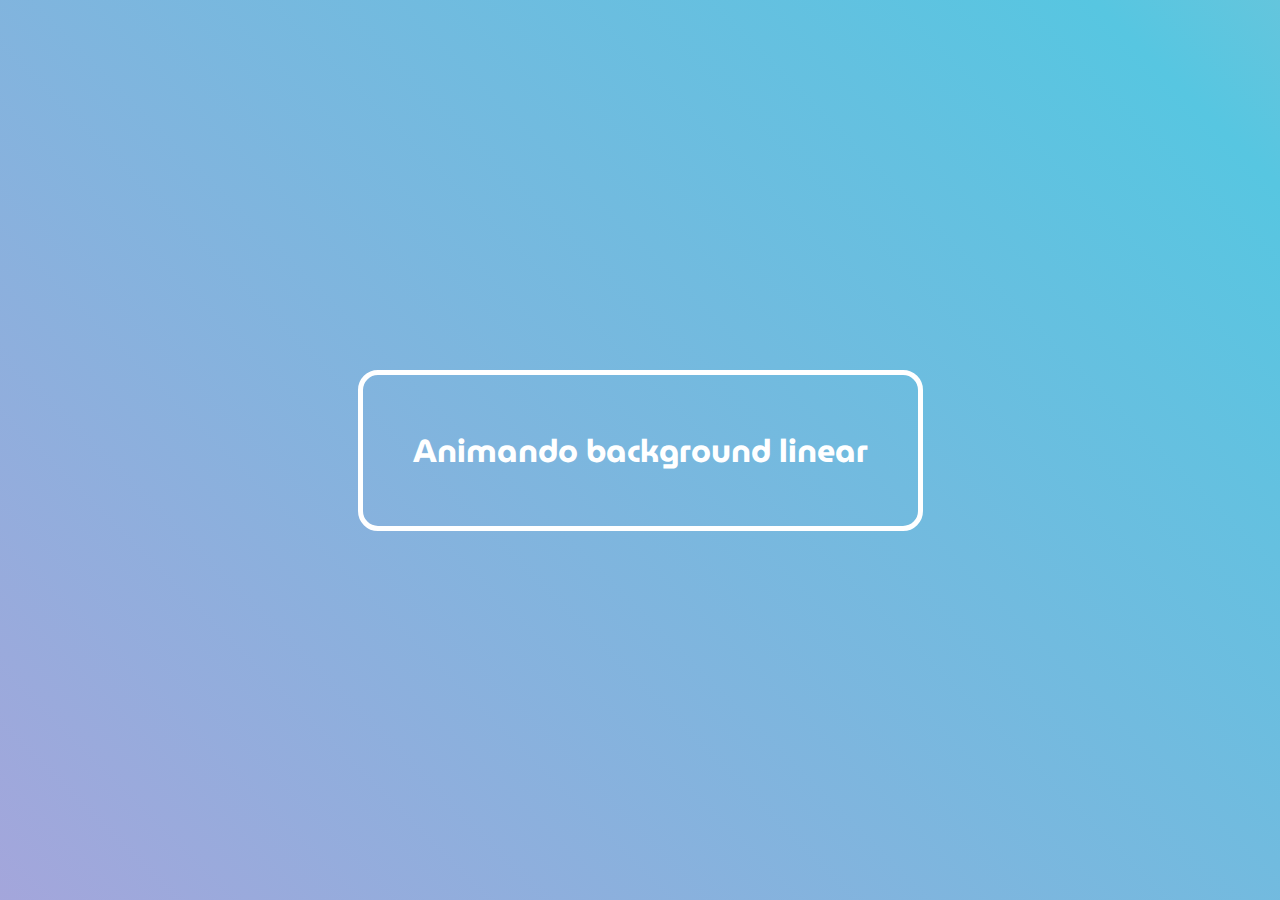
<file: anime_bg/index.html>
<!DOCTYPE html>
<html lang="en">
<head>
    <meta charset="UTF-8">
    <meta name="viewport" content="width=device-width, initial-scale=1.0">
    <title>Animando Background</title>
    <link rel="stylesheet" href="css/style.css">
    <link href="https://fonts.googleapis.com/css2?family=MuseoModerno:wght@100;500&family=Source+Sans+Pro:wght@200;400&display=swap" rel="stylesheet">
</head>
<body>
    <h1>Animando background linear</h1>
</body>
</html>
</file>
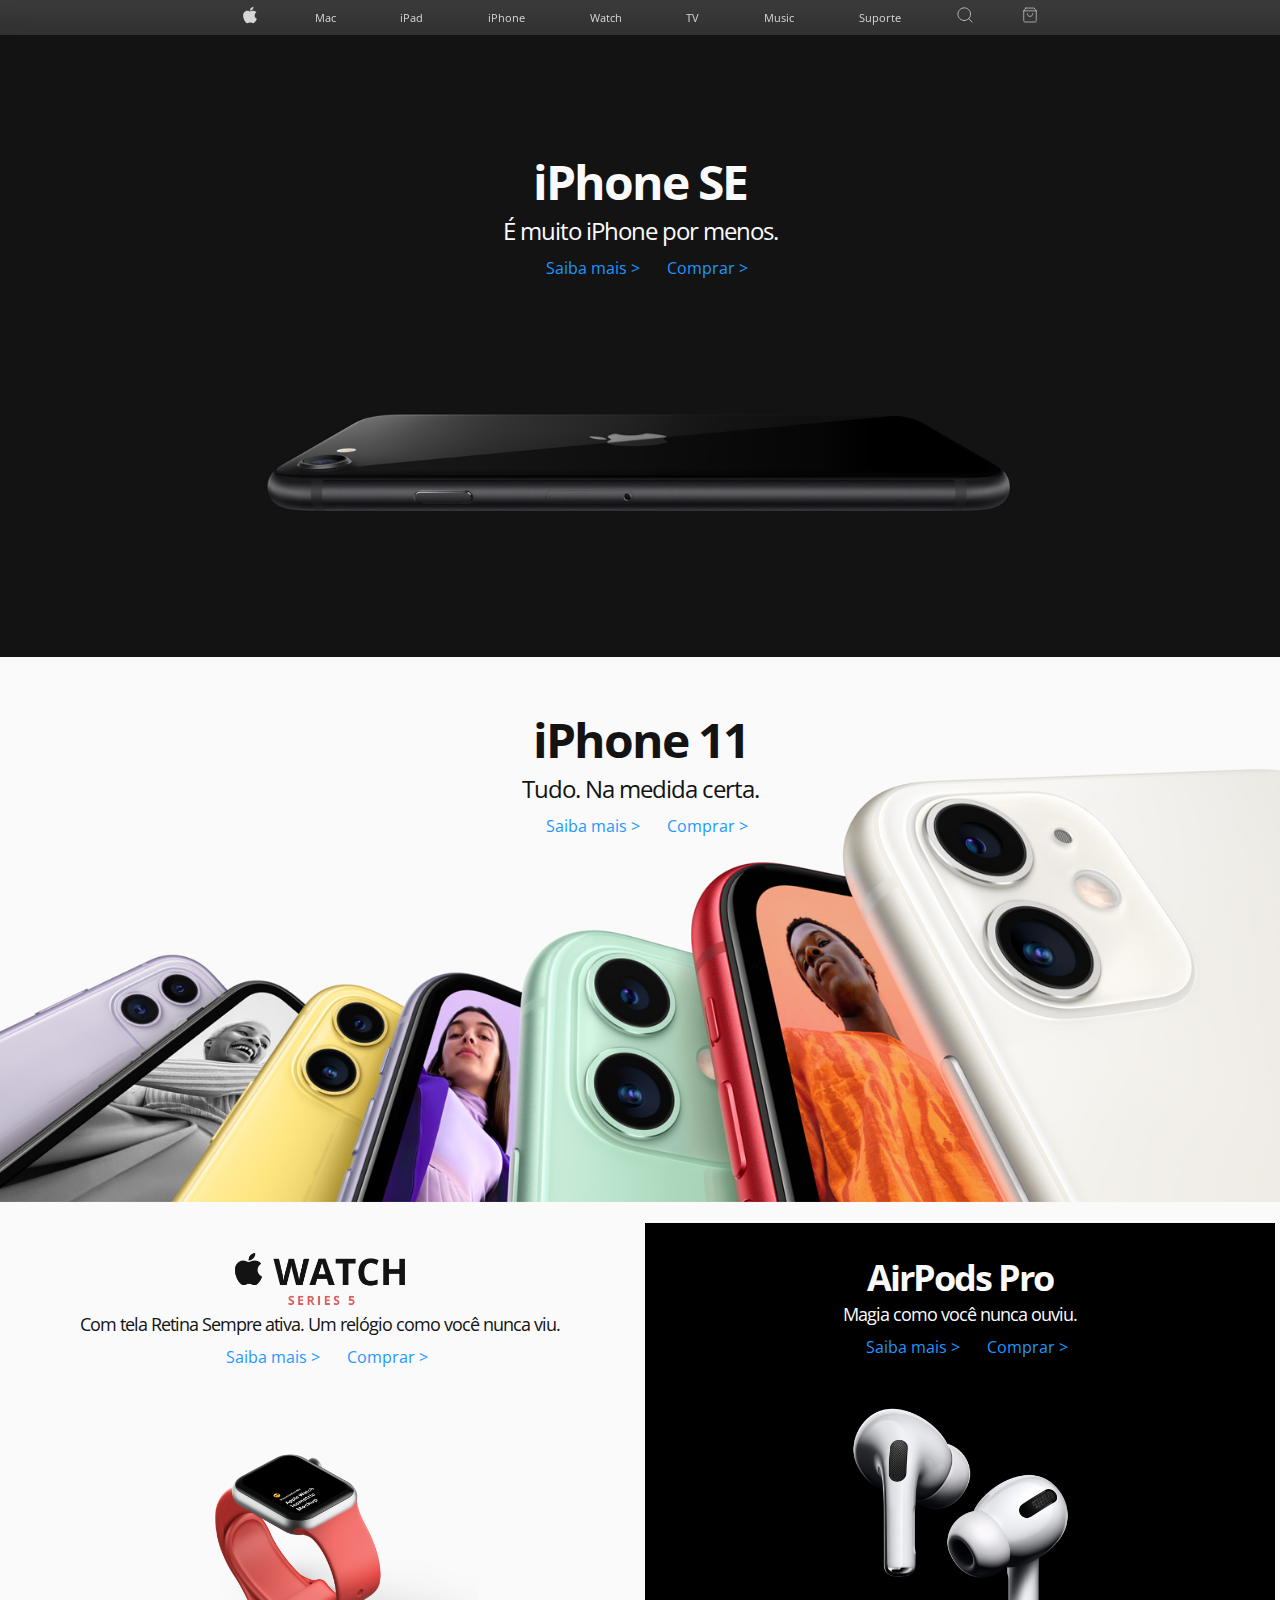
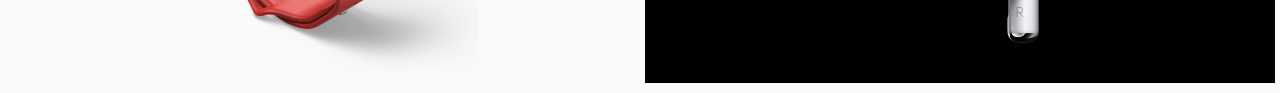
<file: apple_site/index.html>
<!DOCTYPE html>
<html lang="en">
  <head>;
    <meta charset="UTF-8" />
    <meta name="viewport" content="width=device-width, initial-scale=1.0" />
    <title>Apple (Brasil)</title>
    <link rel="stylesheet" href="css/style.css" />
    <link
      href="https://fonts.googleapis.com/css2?family=Open+Sans:wght@300;400;600&display=swap"
      rel="stylesheet"
    />
    <script
      src="https://code.jquery.com/jquery-3.5.1.min.js"
      integrity="sha256-9/aliU8dGd2tb6OSsuzixeV4y/faTqgFtohetphbbj0="
      crossorigin="anonymous"
    ></script>
  </head>
  <body>
    <header class="header">
      <div class="header-container">
        <!-- NAV LIST MOBILE-->
        <ul class="nav-mobile">
          <li class="nav-item" style="padding-left: 10px;">
            <a href="#" class="nav-hamburguer">
              <div class="hamburguer"></div>
            </a>
          </li>
          <li class="nav-item" style="z-index: 999;">
            <a href="#" class="nav-logo">
              <img src="img/logo.svg" class="logo" style="width: 20px;" />
            </a>
          </li>
          <li class="nav-item" style="padding-right: 10px;">
            <a href="#" class="nav-bag">
              <img src="img/bag.svg" style="width: 20px;" />
            </a>
          </li>
        </ul>

        <ul class="nav-list-mobile">
          <li class="nav-item-mobile">
            <input type="text" class="search" placeholder="Search apple.com" />
          </li>
          <li class="nav-item-mobile">
            <a href="#" class="nav-link-mobile">Mac</a>
          </li>
          <li class="nav-item-mobile">
            <a href="#" class="nav-link-mobile">iPad</a>
          </li>
          <li class="nav-item-mobile">
            <a href="#" class="nav-link-mobile">iPhone</a>
          </li>
          <li class="nav-item-mobile">
            <a href="#" class="nav-link-mobile">Watch</a>
          </li>
          <li class="nav-item-mobile">
            <a href="#" class="nav-link-mobile">TV</a>
          </li>
          <li class="nav-item-mobile">
            <a href="#" class="nav-link-mobile">Music</a>
          </li>
          <li class="nav-item-mobile">
            <a href="#" class="nav-link-mobile">Suporte</a>
          </li>
        </ul>
        <!-- NAV LIST DESKTOP-->
        <ul class="nav-list-desktop">
          <li class="nav-item" style="padding-left: 10px;">
            <a href="#" class="nav-logo">
              <img src="img/logo.svg" style="width: 20px;" />
            </a>
          </li>
          <li class="nav-item">
            <a href="#" class="nav-link">Mac</a>
          </li>
          <li class="nav-item">
            <a href="#" class="nav-link">iPad</a>
          </li>
          <li class="nav-item">
            <a href="#" class="nav-link">iPhone</a>
          </li>
          <li class="nav-item">
            <a href="#" class="nav-link">Watch</a>
          </li>
          <li class="nav-item">
            <a href="#" class="nav-link">TV</a>
          </li>
          <li class="nav-item">
            <a href="#" class="nav-link">Music</a>
          </li>
          <li class="nav-item">
            <a href="#" class="nav-link">Suporte</a>
          </li>
          <li class="nav-item">
            <a href="#" class="nav-search">
              <img src="img/search2.svg" style="width: 20px;" />
            </a>
          </li>
          <li class="nav-item" style="padding-right: 10px;">
            <a href="#" class="nav-bag">
              <img src="img/bag.svg" style="width: 20px;" />
            </a>
          </li>
        </ul>
      </div>
    </header>

    <section class="iphonese">
      <div class="container-iphonese">
        <div class="container-title-iphonese">
          <h1>iPhone SE</h1>
          <h3>
            É muito iPhone por menos.
          </h3>
          <p>
            <a href="" class="link">Saiba mais</a>
            <a href="" class="link">Comprar</a>
          </p>
        </div>

        <div class="container-img-iphonese">
          <img src="img/iphonese.png" alt="" />
        </div>
      </div>
    </section>

    <section class="iphone11">
      <div class="container-iphone11">
        <div class="container-title-iphone11">
          <h1>iPhone 11</h1>
          <h3>
            Tudo. Na medida certa.
          </h3>
          <p>
            <a href="" class="link">Saiba mais</a>
            <a href="" class="link">Comprar</a>
          </p>
        </div>
      </div>
    </section>

    <section class="products">
      <div class="watch">
        <div class="container-title-watch">
          <h1></h1>
          <h3>
            Com tela Retina Sempre ativa. Um relógio como você nunca viu.
          </h3>
          <p>
            <a href="" class="link">Saiba mais</a>
            <a href="" class="link">Comprar</a>
          </p>
        </div>
        <img src="img/watch2.png" alt="" />
      </div>
      <div class="airpods">
        <div class="container-title-airpods">
          <h1>AirPods Pro</h1>
          <h3>
            Magia como você nunca ouviu.
          </h3>
          <p>
            <a href="" class="link">Saiba mais</a>
            <a href="" class="link">Comprar</a>
          </p>
        </div>
        <img src="img/airpods2.png" alt="" />
      </div>
    </section>

    <script src="js/script.js"></script>
  </body>
</html>
</file>
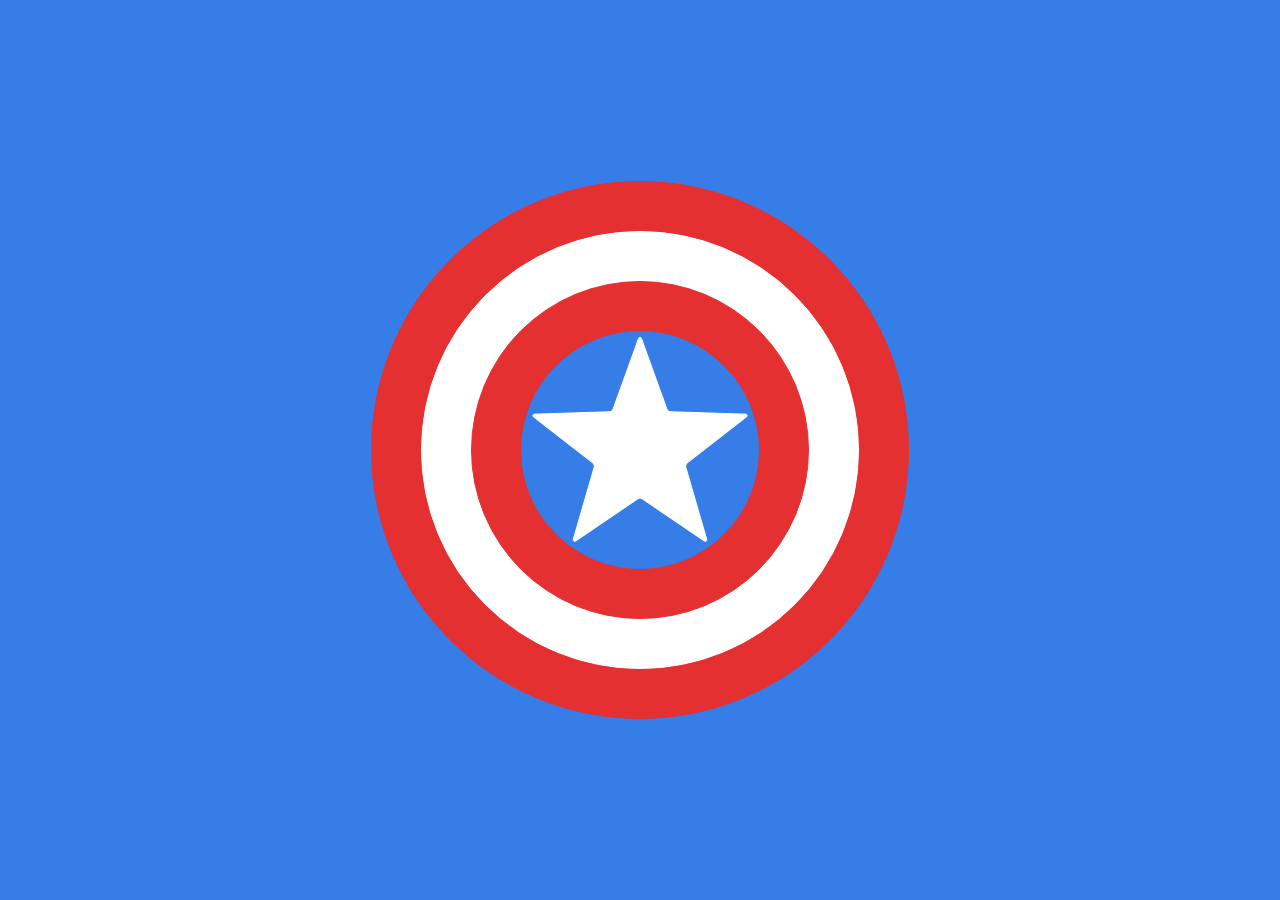
<file: captain-america/index.html>
<!DOCTYPE html>
<html lang="en">
  <head>
    <meta charset="UTF-8" />
    <meta name="viewport" content="width=device-width, initial-scale=1.0" />
    <title>Animation Shield Captain America</title>
    <link rel="stylesheet" href="css/style1.css" />
  </head>
  <body>
    <svg
      width="600"
      height="600"
      viewBox="0 0 600 600"
      fill="none"
      xmlns="http://www.w3.org/2000/svg"
    >
      <circle
        class="captain-america"
        cx="300"
        cy="300"
        r="268.5"
        fill="#E43030"
        stroke="#E43030"
        stroke-width="1"
      />
      <circle
        class="captain-america"
        cx="300"
        cy="300"
        r="218.5"
        fill="white"
        stroke="white"
        stroke-width="1"
      />
      <circle
        class="captain-america"
        cx="300"
        cy="300"
        r="168.5"
        fill="#E43030"
        stroke="#E43030"
        stroke-width="1"
      />
      <circle
        class="captain-america"
        cx="300"
        cy="300"
        r="118.5"
        fill="#367DE8"
        stroke="#367DE8"
        stroke-width="1"
      />
      <path
        class="captain-america"
        d="M298.589 188.335C299.065 187.013 300.935 187.013 301.411 188.335L326.817 258.789C327.443 260.524 329.063 261.702 330.907 261.761L405.764 264.152C407.168 264.196 407.745 265.974 406.636 266.836L347.481 312.77C346.024 313.901 345.405 315.806 345.918 317.577L366.777 389.51C367.168 390.859 365.656 391.957 364.493 391.168L302.527 349.103C301.002 348.067 298.998 348.067 297.473 349.103L235.507 391.168C234.344 391.957 232.832 390.859 233.223 389.51L254.082 317.577C254.595 315.806 253.976 313.901 252.519 312.77L193.364 266.836C192.255 265.974 192.832 264.196 194.236 264.152L269.093 261.761C270.937 261.702 272.557 260.524 273.183 258.789L298.589 188.335Z"
        fill="white"
        stroke="white"
        stroke-width="1"
      />
    </svg>
  </body>
</html>
</file>
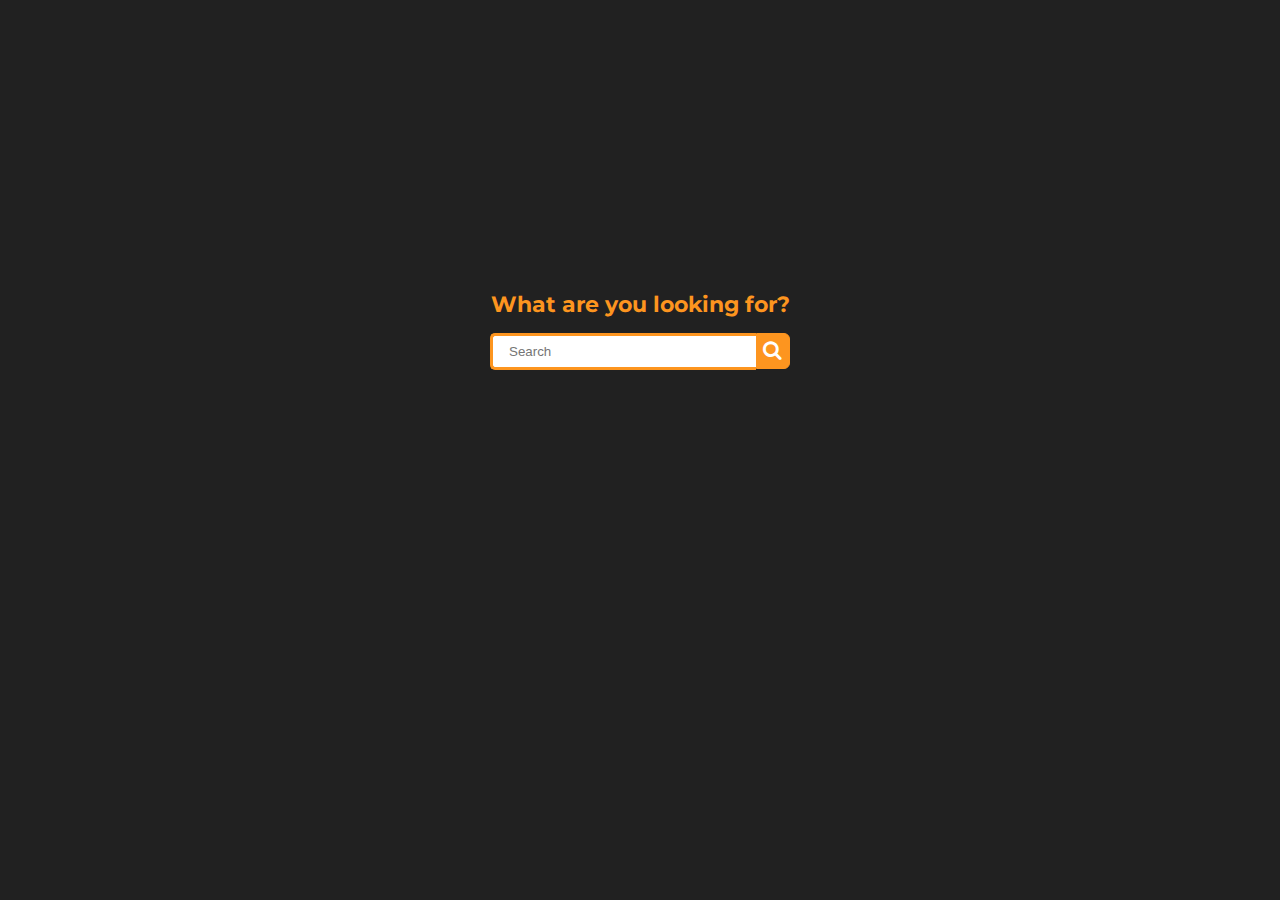
<file: debounce-function/index.html>
<!DOCTYPE html>
<html lang="en">
<head>
  <meta charset="UTF-8">
  <meta name="viewport" content="width=device-width, initial-scale=1.0">
  <title>Debounce</title>
  
  <link rel="stylesheet" href="style.css">
  <link rel="stylesheet" href="https://maxcdn.bootstrapcdn.com/font-awesome/4.4.0/css/font-awesome.min.css">
</head>
<body>

  <div class="wrap">
    <h1>What are you looking for?</h1>
    <div class="search">
      <input type="text" placeholder="Search">
      <button type="submit">
       <i class="fa fa-search"></i>
     </button>
   </div>
 </div>

 <script src="script.js"></script>
</body>
</html>
</file>
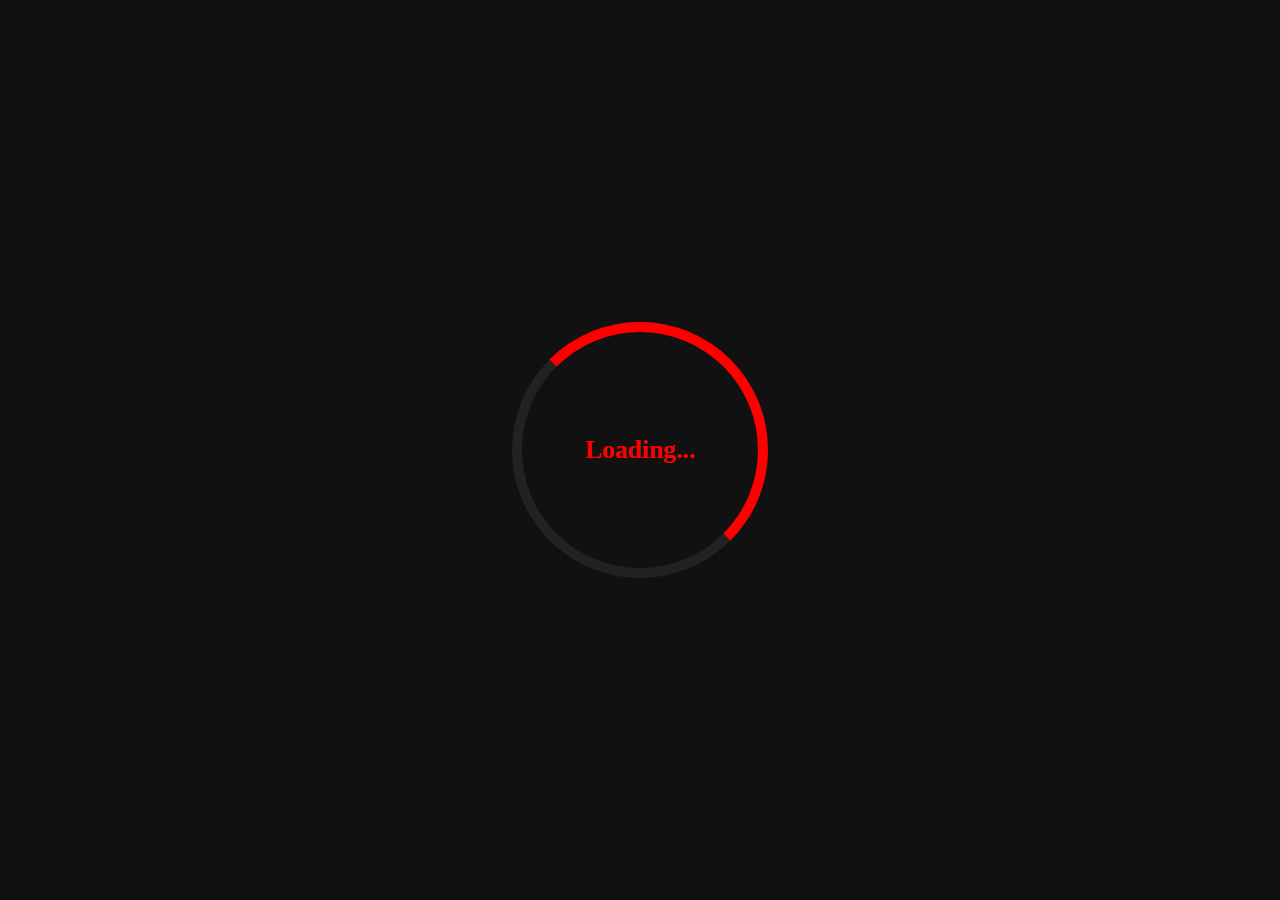
<file: effect_loader/index.html>
<!DOCTYPE html>
<!--
To change this license header, choose License Headers in Project Properties.
To change this template file, choose Tools | Templates
and open the template in the editor.
-->
<html>
    <head>
        <meta charset="UTF-8">
        <title>Loading circle</title>
        <link href="css/style.css" rel="stylesheet"> 
    </head>
    <body>
        <section>
            <div class="loader"></div>
            <h1>Loading...</h1>

        </section>
    </body>
</html>
</file>
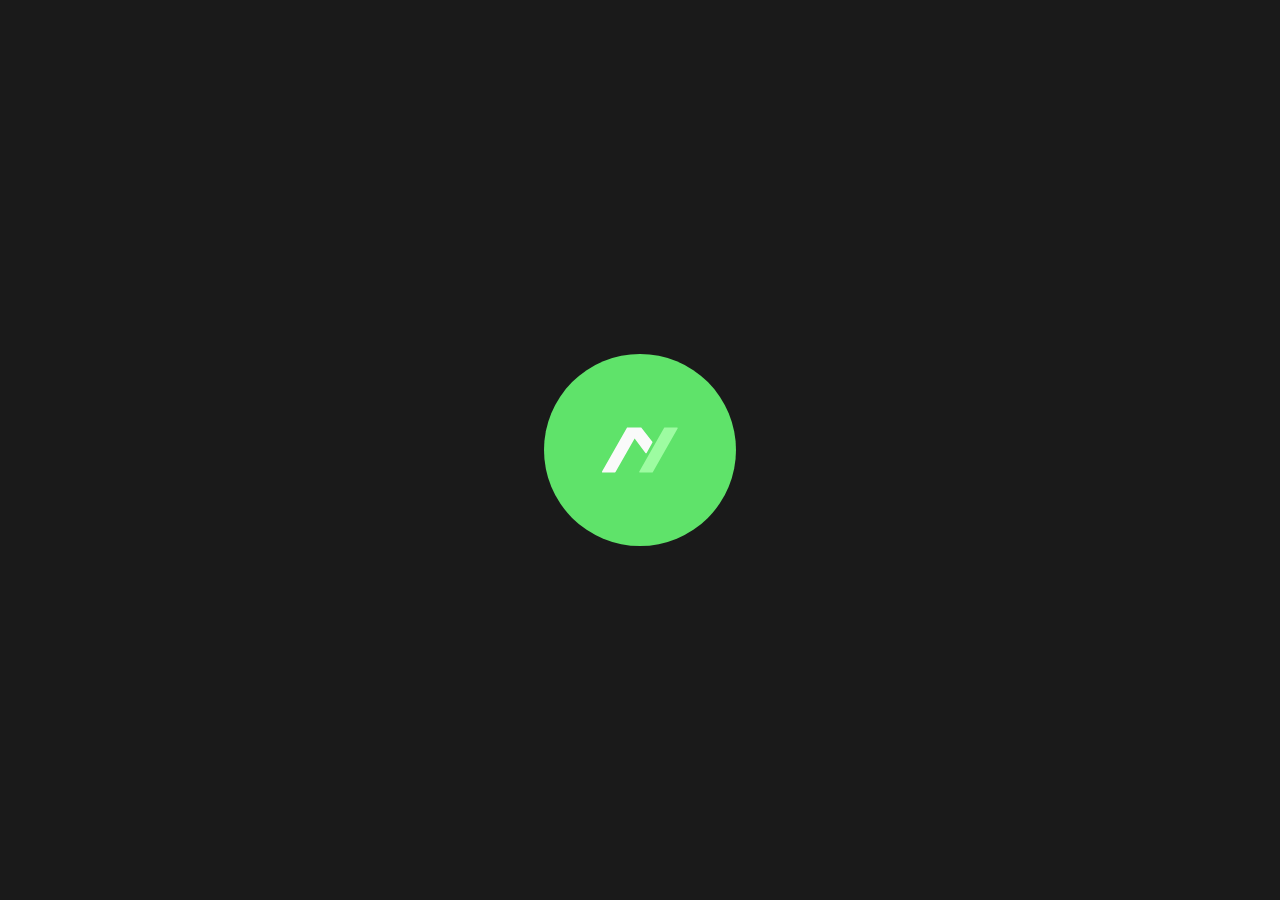
<file: effect_pulse/index.html>
<!DOCTYPE html>
<!--
To change this license header, choose License Headers in Project Properties.
To change this template file, choose Tools | Templates
and open the template in the editor.
-->
<html>
  <head>
    <meta charset="UTF-8" />
    <title>Effect Pulse</title>
    <link href="css/style1.css" rel="stylesheet" />
  </head>
  <body>
    <section>
      <div class="pulse">
        <svg
          class=""
          width="1080"
          height="1080"
          viewBox="0 0 1080 1080"
          fill="none"
          xmlns="http://www.w3.org/2000/svg"
        >
          <path
            d="M675.876 414.968C676.566 413.752 677.857 413 679.255 413H748.192C751.17 413 753.04 416.213 751.571 418.803L611.851 665.032C611.16 666.248 609.87 667 608.472 667H539.535C536.557 667 534.686 663.787 536.156 661.197L675.876 414.968Z"
            fill="#9DFCA1"
          />
          <path
            fill-rule="evenodd"
            clip-rule="evenodd"
            d="M469.789 413.235C468.394 413.235 467.106 413.984 466.414 415.196L326.516 660.515C325.039 663.106 326.909 666.325 329.891 666.325H398.925C400.32 666.325 401.609 665.577 402.3 664.365L509.793 475.87L570.667 556.91C572.351 559.153 575.784 558.926 577.159 556.482L609.913 498.252C610.68 496.889 610.555 495.199 609.595 493.964L548.047 414.737C547.311 413.79 546.178 413.235 544.979 413.235H538.823H470.523H469.789Z"
            fill="#FAFAFA"
          />
        </svg>
      </div>
    </section>
  </body>
</html>
</file>
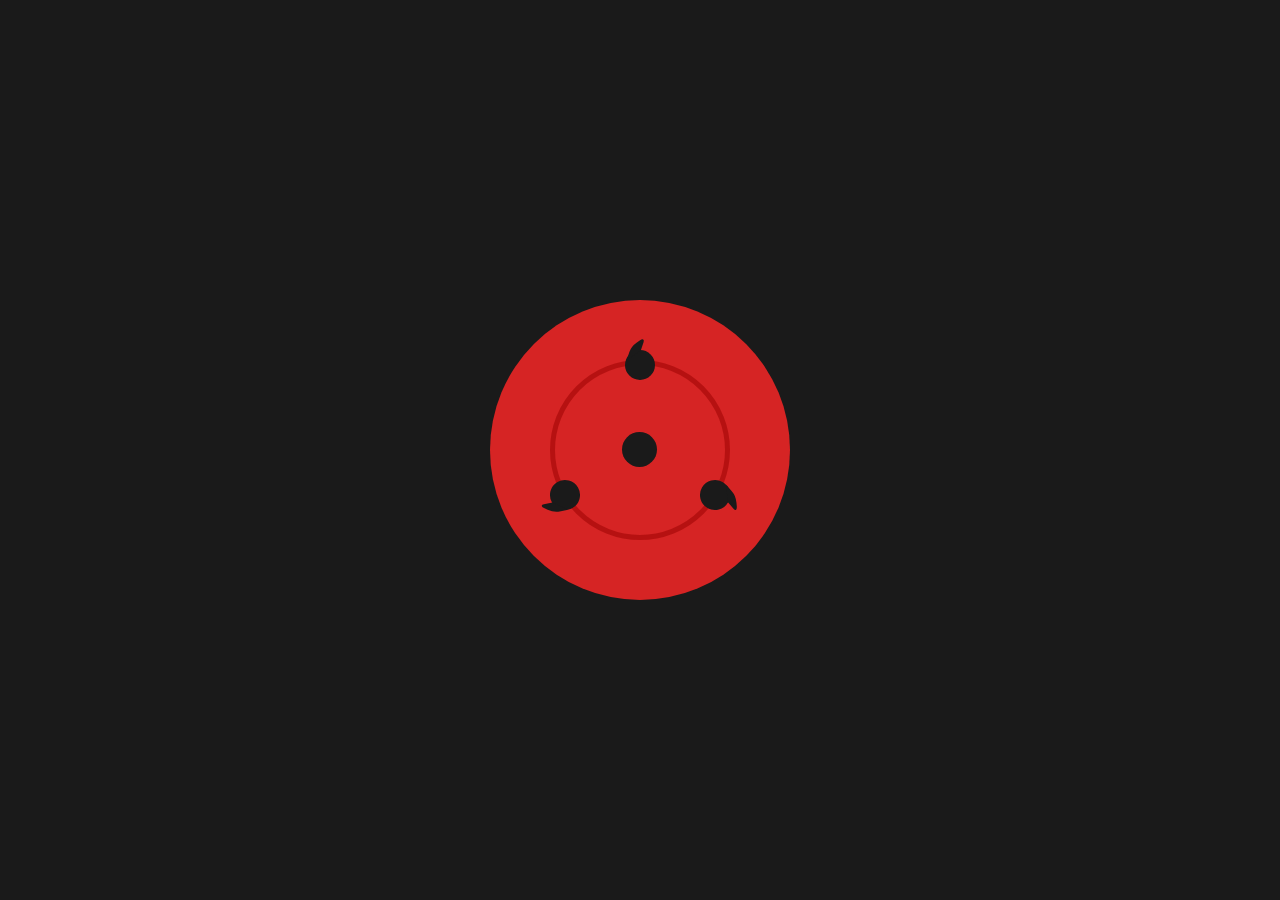
<file: sharingan_izuna/index.html>
<!DOCTYPE html>
<html lang="en">
<head>
    <meta charset="UTF-8">
    <meta name="viewport" content="width=device-width, initial-scale=1.0">
    <title>Sharingan Izuna</title>
    <link rel="stylesheet" href="css/style2.css">
</head>
<body>
    <div class="sharingan">
        <div class="tomoe"></div>
        <div class="tomoe2"></div>
        <div class="tomoe3"></div>
    </div>
</body>
</html>
</file>
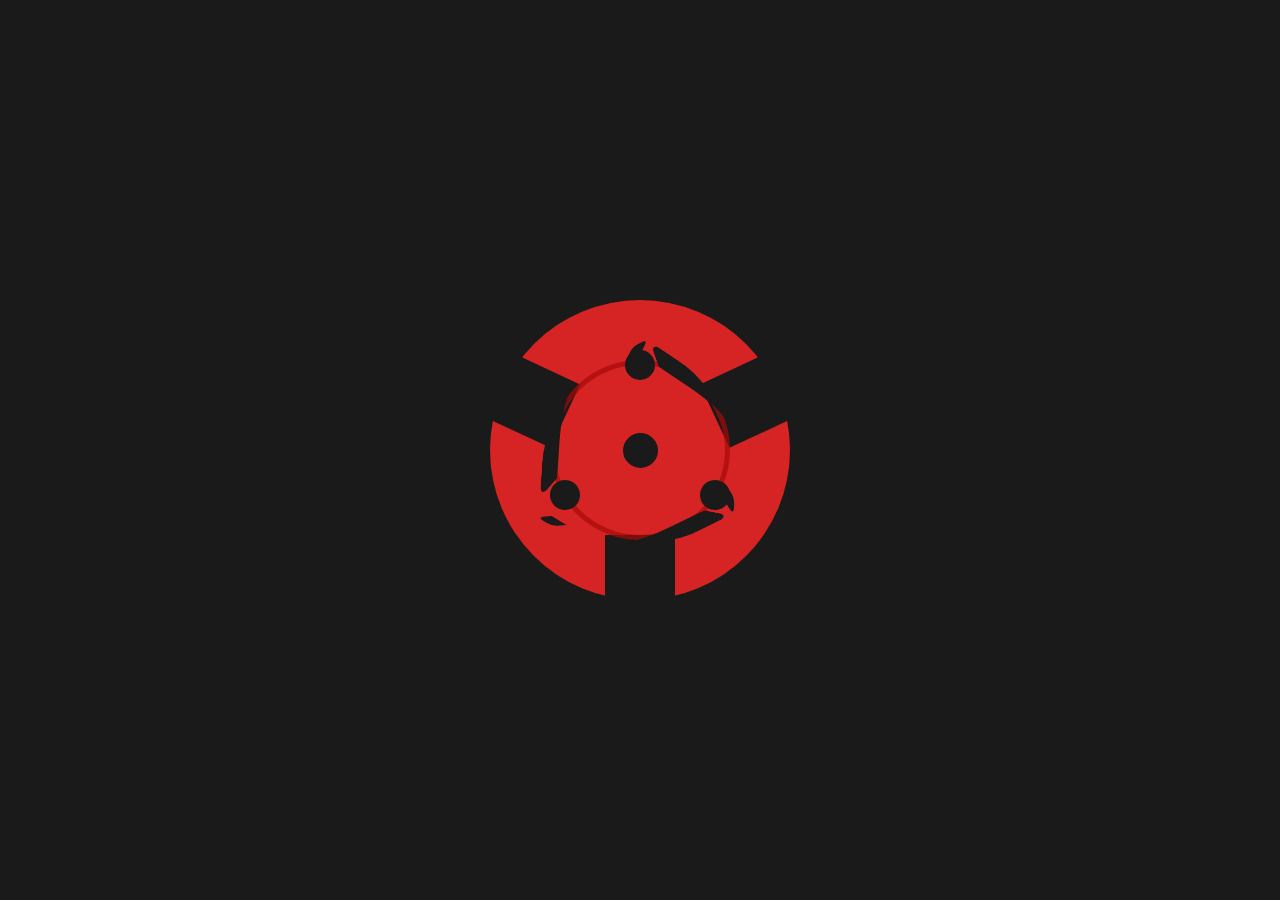
<file: sharingan_madara/index.html>
<!DOCTYPE html>
<html lang="en">
<head>
    <meta charset="UTF-8">
    <meta name="viewport" content="width=device-width, initial-scale=1.0">
    <title>Sharingan Madara Uchiha</title>
    <link rel="stylesheet" href="css/style.css">
</head>
<body>
    <div class="sharingan">
        <div class="tomoe1"></div><div class="izuna1"></div>
        <div class="tomoe2"></div><div class="izuna2"></div>
        <div class="tomoe3"></div><div class="izuna3"></div>
    </div>
</body>
</html>
</file>
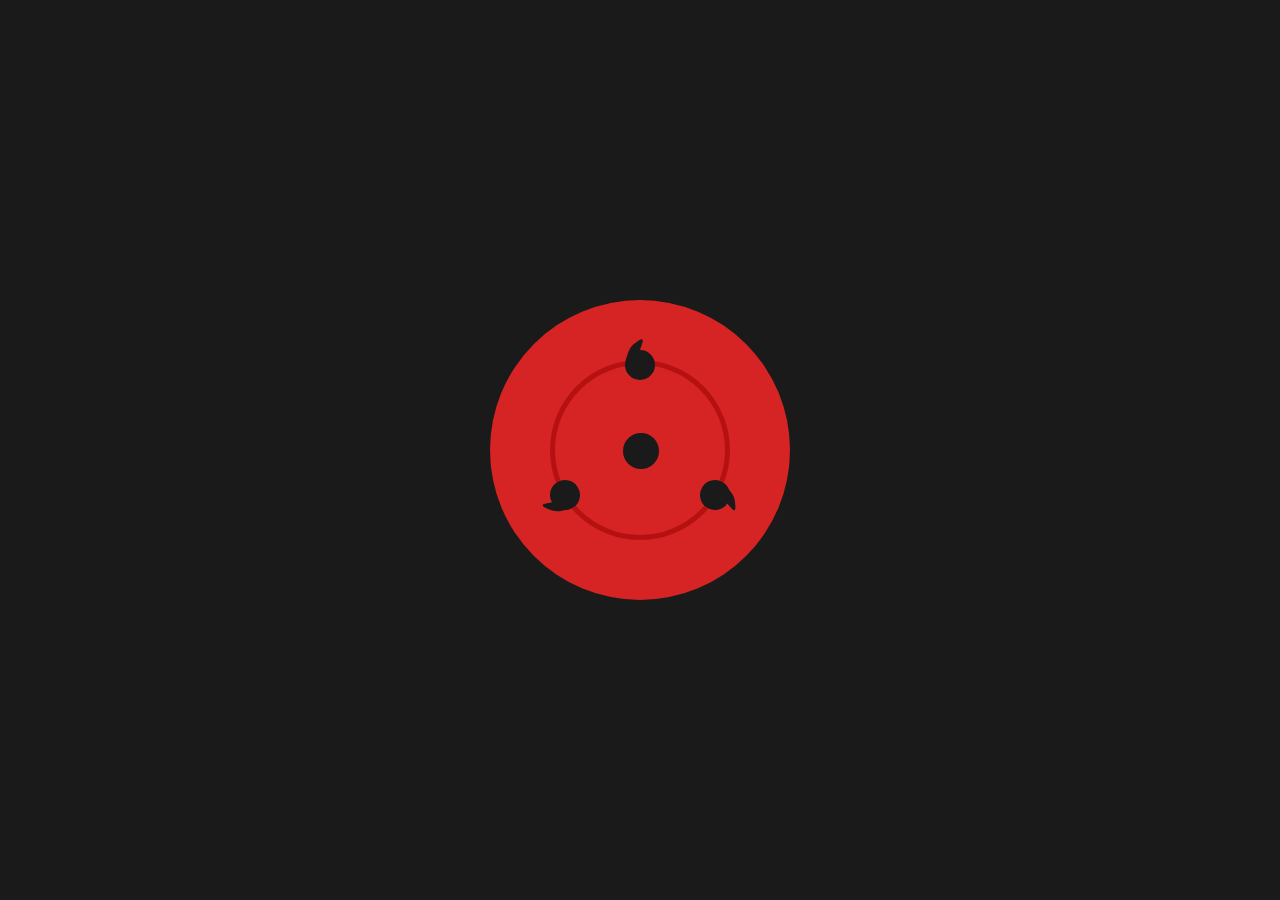
<file: sharingan_shisui/index.html>
<!DOCTYPE html>
<html lang="en">
<head>
    <meta charset="UTF-8">
    <meta name="viewport" content="width=device-width, initial-scale=1.0">
    <title>Sharingan Shisui</title>
    <link rel="stylesheet" href="css/style.css">
    <link href="https://fonts.googleapis.com/css2?family=MuseoModerno:wght@100;500&family=Source+Sans+Pro:wght@200&display=swap" rel="stylesheet">
    <style type="text/css">
        h1{
            position: absolute;
            top: 780px;

            text-align: center;
            font-family: 'MuseoModerno', cursive;
            font-size: 36px;
            color: #fff;
        }
        strong{
            font-weight: 400;
        }
    </style>
</head>
<body>
    <div class="sharingan">
        <div class="tomoe"></div>
        <div class="tomoe2"></div>
        <div class="tomoe3"></div>
        <div class="tomoe4"></div>
    </div><br/>
    <!-- <h1>Animando o sharingan de <br/> Uchiha Shisui com CSS3</h1> -->
</body>
</html>
</file>
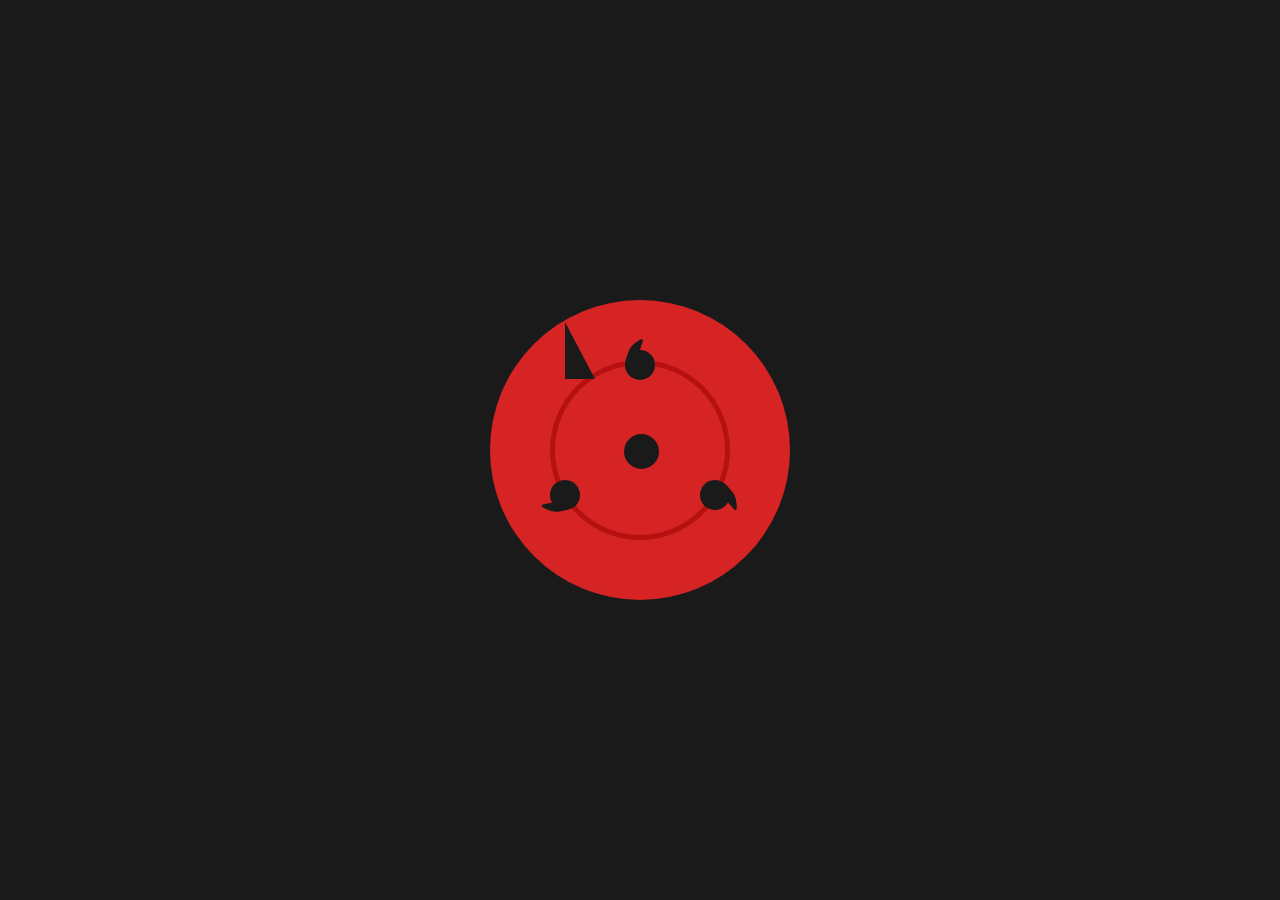
<file: sharingan_shisui2/index.html>
<!DOCTYPE html>
<html lang="en">
<head>
    <meta charset="UTF-8">
    <meta name="viewport" content="width=device-width, initial-scale=1.0">
    <title>sharingan Shisui</title>
    <link rel="stylesheet" href="css/style.css">
</head>
<body>
    <div class="sharingan">
        <div class="tomoe"></div>
        <div class="tomoe2"></div>
        <div class="tomoe3"></div>
        <div class="tomoe4"></div>
    </div>
</body>
</html>
</file>
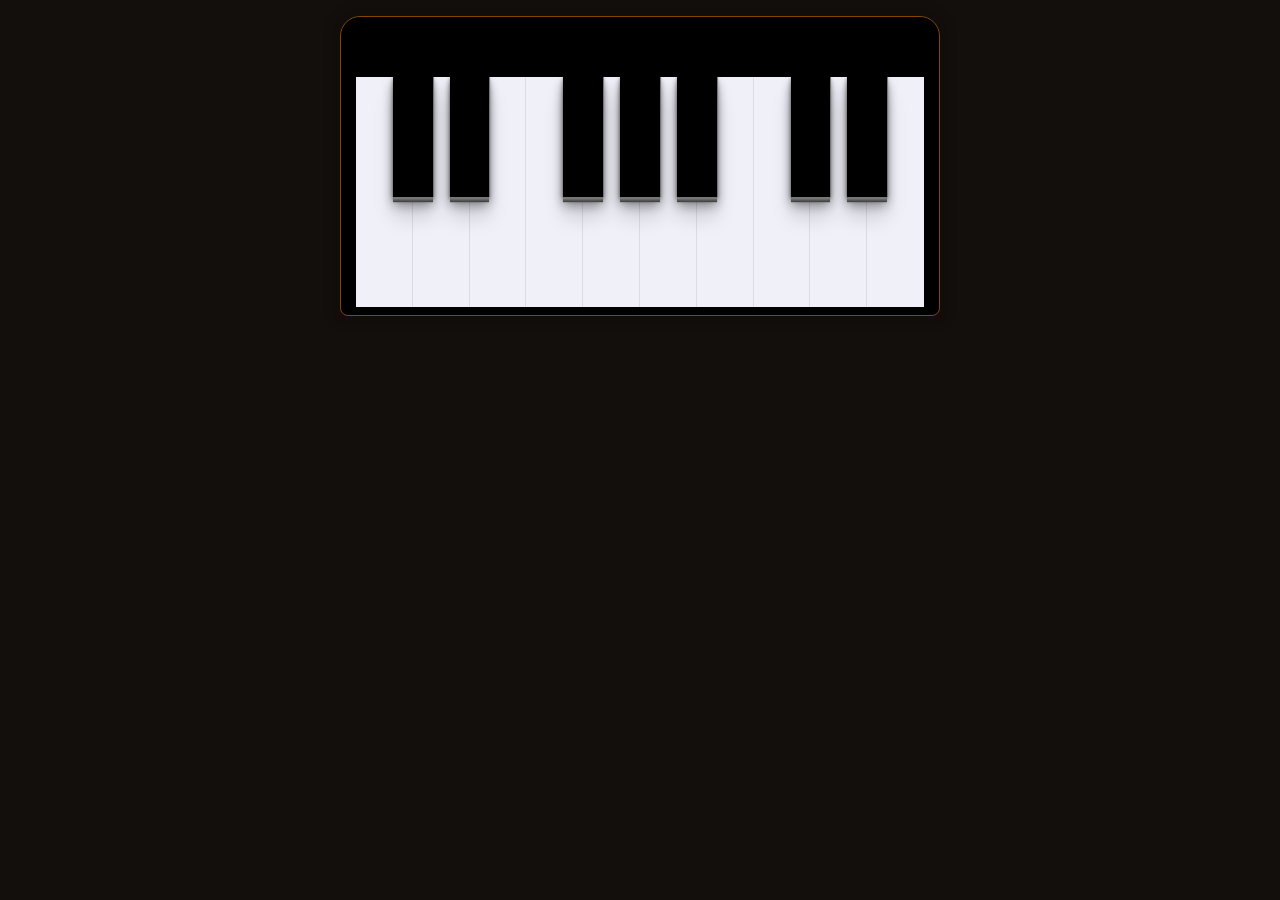
<file: virtual-piano/index.html>
<!DOCTYPE html>
<html lang="pt-br">
  <head>
    <meta charset="UTF-8">
    <meta name="viewport" content="width=device-width, initial-scale=1.0">
    <title>Keyboard</title>

    <link rel="stylesheet" href="style/main.css">
    <script src="scripts/main.js" defer></script>

  </head>
  <body>
    <div id="piano">
      <div id="piano-container" class="keys">
        <li>
          <div class="white key" data-key="65" data-note="C">
          </div>
          <div class="black key sharp" data-key="87" data-note="C#">
          </div>
        </li>
        <li>
          <div class="white key" data-key="83" data-note="D">
          </div>
          <div class="black key sharp" data-key="69" data-note="D#">
          </div>
        </li>
        <li>
          <div class="white key" data-key="68" data-note="E">
          </div>
        </li>
        <li>
          <div class="white key" data-key="70" data-note="F">
          </div>
          <div class="black key sharp" data-key="84" data-note="F#">
          </div>
        </li>
        <li>
          <div class="white key" data-key="71" data-note="G">
          </div>
          <div class="black key sharp" data-key="89" data-note="G#">
          </div>
        </li>
        <li>
          <div class="white key" data-key="72" data-note="A">
          </div>
          <div class="black key sharp" data-key="85" data-note="A#">
          </div>
        </li>
        <li>
          <div class="white key" data-key="74" data-note="B">
          </div>
        </li>
        <li>
          <div class="white key" data-key="75" data-note="C">
          </div>
          <div class="black key sharp" data-key="79" data-note="C#">
          </div>
        </li>
        <li>
          <div class="white key" data-key="76" data-note="D">
          </div>
          <div class="black key sharp" data-key="80" data-note="D#">
          </div>
        </li>
        <li>
          <div class="white key" data-key="186" data-note="E">
          </div>
        </li>
      </div>
    </div>

    <section class="audios">
      <audio data-key="65" src="sounds/040.wav"></audio>
      <audio data-key="87" src="sounds/041.wav"></audio>
      <audio data-key="83" src="sounds/042.wav"></audio>
      <audio data-key="69" src="sounds/043.wav"></audio>
      <audio data-key="68" src="sounds/044.wav"></audio>
      <audio data-key="70" src="sounds/045.wav"></audio>
      <audio data-key="84" src="sounds/046.wav"></audio>
      <audio data-key="71" src="sounds/047.wav"></audio>
      <audio data-key="89" src="sounds/048.wav"></audio>
      <audio data-key="72" src="sounds/049.wav"></audio>
      <audio data-key="85" src="sounds/050.wav"></audio>
      <audio data-key="74" src="sounds/051.wav"></audio>
      <audio data-key="75" src="sounds/052.wav"></audio>
      <audio data-key="79" src="sounds/053.wav"></audio>
      <audio data-key="76" src="sounds/054.wav"></audio>
      <audio data-key="80" src="sounds/055.wav"></audio>
      <audio data-key="186" src="sounds/056.wav"></audio>
    </section>

  </body>
</html>
</file>
<file: anime_bg/css/style.css>
*{
    margin: 0;
    padding: 0;
    box-sizing: border-box;
    font-family: 'MuseoModerno', cursive;
}

h1{
    color: #fff;

    padding: 50px;
    border: 5px solid #fff;
    border-radius: 20px;;
}

body{
    width: 100%;
    height: 100vh;
    
    display: flex;
    justify-content: center;
    align-items: center;

    background-image: linear-gradient(225deg, #eea2a2 0%, #bbc1bf 19%, #57c6e1 42%, #b49fda 79%, #7ac5d8 100%);

    background-size: 300% 300%;

    animation: animate_background 5s ease infinite alternate;
}

@keyframes animate_background{
    0%{
        background-position: 0% 0%;
    }
    50%{
        background-position: 50% 75%;
    }
    100%{
        background-position: 25% 100%;
    }
}
</file>
<file: apple_site/css/style.css>
* {
  margin: 0;
  padding: 0;
  -webkit-box-sizing: border-box;
          box-sizing: border-box;
  font-family: "Open Sans", sans-serif;
}

body {
  width: 100%;
  height: 100vh;
  background-color: #fafafa;
}

a {
  display: block;
  text-decoration: none;
}

.header {
  width: 100%;
  height: 35px;
  position: fixed;
  top: 0;
  z-index: 999;
  background-color: rgba(17, 17, 17, 0.8);
  -webkit-backdrop-filter: blur(20px);
          backdrop-filter: blur(20px);
}

.header-container {
  max-width: 820px;
  margin: 0 auto;
  padding: 5px 0px;
}

.nav-list-desktop {
  list-style: none;
  display: -webkit-box;
  display: -ms-flexbox;
  display: flex;
  -webkit-box-align: center;
      -ms-flex-align: center;
          align-items: center;
  -webkit-box-pack: justify;
      -ms-flex-pack: justify;
          justify-content: space-between;
}

.nav-link {
  color: #d6d6d6;
  display: block;
  padding: 5px 10px;
  font-size: 11px;
  opacity: 1;
  -webkit-transition: 0.5s ease;
  transition: 0.5s ease;
}

.nav-link:hover {
  opacity: 0.7;
}

.nav-mobile {
  display: none;
}

.nav-list-mobile {
  display: none;
}

@media (max-width: 600px) {
  .nav-list-desktop {
    display: none;
  }
  .nav-mobile {
    list-style: none;
    display: -webkit-box;
    display: -ms-flexbox;
    display: flex;
    -webkit-box-align: center;
        -ms-flex-align: center;
            align-items: center;
    -webkit-box-pack: justify;
        -ms-flex-pack: justify;
            justify-content: space-between;
  }
  .hamburguer {
    width: 25px;
    height: 25px;
    position: relative;
    z-index: 900;
  }
  .hamburguer:after {
    content: "";
    position: absolute;
    top: 38%;
    left: 23%;
    width: 55%;
    height: 4%;
    background-color: #d6d6d6;
    -webkit-transition: 1s ease;
    transition: 1s ease;
  }
  .hamburguer:before {
    content: "";
    position: absolute;
    top: 63%;
    left: 23%;
    width: 55%;
    height: 4%;
    background-color: #d6d6d6;
    -webkit-transition: 1s ease;
    transition: 1s ease;
  }
  .hamburguer.hamburguer-active {
    width: 25px;
    height: 25px;
    position: relative;
  }
  .hamburguer.hamburguer-active:after {
    content: "";
    position: absolute;
    top: 50%;
    left: 23%;
    width: 55%;
    height: 4%;
    -webkit-transform: rotate(225deg);
            transform: rotate(225deg);
    background-color: #d6d6d6;
  }
  .hamburguer.hamburguer-active:before {
    content: "";
    position: absolute;
    top: 50%;
    left: 23%;
    -webkit-transform: rotate(-405deg);
            transform: rotate(-405deg);
    width: 55%;
    height: 4%;
    background-color: #d6d6d6;
  }
  .nav-list-mobile {
    width: 100%;
    height: 0;
    position: fixed;
    top: -1100%;
    z-index: 0;
    opacity: 0.5;
    background-color: #030303;
    list-style: none;
    display: -webkit-box;
    display: -ms-flexbox;
    display: flex;
    -webkit-box-align: center;
        -ms-flex-align: center;
            align-items: center;
    margin: 0;
    padding: 40px 30px;
    -webkit-box-orient: vertical;
    -webkit-box-direction: normal;
        -ms-flex-direction: column;
            flex-direction: column;
    -webkit-transition: 0.85s cubic-bezier(0.25, 0.7, 0.6, 1);
    transition: 0.85s cubic-bezier(0.25, 0.7, 0.6, 1);
  }
  .nav-list-mobile.active {
    top: 0;
    height: 100vh;
    opacity: 1;
  }
  .nav-item-mobile {
    width: 100%;
    margin: 5px 0px;
  }
  .nav-link-mobile {
    display: block;
    color: #d6d6d6;
    width: 100%;
    padding-top: 10px;
    border-top: 1px solid #333;
    font-size: 11px;
    opacity: 1;
    -webkit-transition: 0.5s ease;
    transition: 0.5s ease;
  }
  .nav-link-mobile:hover {
    opacity: 0.7;
  }
  .search {
    width: 100%;
    height: 25px;
    border-radius: 5px;
    border: 0;
    padding: 0px 10px;
    background-color: #1f1f1f;
    outline: none;
    color: #888;
  }
}

/* IPHONE SE */
.iphonese {
  width: 100%;
  height: 70vh;
  padding-top: 50px;
  margin: 5px 0px;
  background-color: #131313;
}

@media screen and (max-width: 780px) {
  .iphonese {
    height: 55vh;
  }
}

.container-iphonese {
  max-width: 820px;
  height: 100%;
  margin: 20px auto;
  display: -webkit-box;
  display: -ms-flexbox;
  display: flex;
  -webkit-box-pack: center;
      -ms-flex-pack: center;
          justify-content: center;
  -webkit-box-align: center;
      -ms-flex-align: center;
          align-items: center;
  -webkit-box-orient: vertical;
  -webkit-box-direction: normal;
      -ms-flex-direction: column;
          flex-direction: column;
}

.container-title-iphonese h1 {
  color: #fafafa;
  font-size: 48px;
  text-align: center;
  letter-spacing: -2px;
}

.container-title-iphonese h3 {
  color: #fafafa;
  font-size: 24px;
  text-align: center;
  font-weight: normal;
  letter-spacing: -1px;
}

.container-title-iphonese p {
  display: -webkit-box;
  display: -ms-flexbox;
  display: flex;
  -webkit-box-pack: center;
      -ms-flex-pack: center;
          justify-content: center;
  -webkit-box-align: center;
      -ms-flex-align: center;
          align-items: center;
  margin: 10px 0px;
}

.link {
  display: block;
  margin: 0px 20px;
  color: #1f97ff;
  -webkit-transition: 0.5s ease;
  transition: 0.5s ease;
  opacity: 1;
  position: relative;
}

.link:after {
  content: ">";
  position: absolute;
  top: 0;
  right: -13px;
}

.link:hover {
  opacity: 0.9;
  text-decoration: underline;
}

.container-img-iphonese img {
  width: 100%;
}

/* IPHONE 11 */
.iphone11 {
  width: 100%;
  height: 70vh;
  margin: 5px 0px;
  padding-top: 5vh;
  background-image: url("../img/iphone11.png");
  background-size: 100%;
  background-repeat: no-repeat;
  background-position: center 100%;
}

@media screen and (max-width: 1380px) {
  .iphone11 {
    height: 60vh;
    background-size: 120%;
  }
}

@media screen and (max-width: 780px) {
  .iphone11 {
    height: 50vh;
    background-size: 170%;
  }
  h1 {
    font-size: 36px !important;
  }
  h3 {
    font-size: 18px !important;
  }
}

.container-iphone11 {
  max-width: 820px;
  margin: 0 auto;
  display: -webkit-box;
  display: -ms-flexbox;
  display: flex;
  -webkit-box-pack: center;
      -ms-flex-pack: center;
          justify-content: center;
}

.container-iphone11 h1 {
  color: #131313;
  font-size: 48px;
  text-align: center;
  letter-spacing: -2px;
}

.container-iphone11 h3 {
  color: #131313;
  font-size: 24px;
  text-align: center;
  font-weight: normal;
  letter-spacing: -1px;
}

.container-iphone11 p {
  display: -webkit-box;
  display: -ms-flexbox;
  display: flex;
  -webkit-box-pack: center;
      -ms-flex-pack: center;
          justify-content: center;
  -webkit-box-align: center;
      -ms-flex-align: center;
          align-items: center;
  margin: 10px 0px;
}

/* PRODUCTS */
.products {
  width: 100%;
  margin-top: 10px;
  display: -webkit-box;
  display: -ms-flexbox;
  display: flex;
  -webkit-box-pack: center;
      -ms-flex-pack: center;
          justify-content: center;
  -webkit-box-align: center;
      -ms-flex-align: center;
          align-items: center;
  -ms-flex-wrap: wrap;
      flex-wrap: wrap;
}

.watch {
  -webkit-box-flex: 1;
      -ms-flex: 1 1 380px;
          flex: 1 1 380px;
  height: 100%;
  margin: 0px 5px;
  padding-top: 30px;
  display: -webkit-box;
  display: -ms-flexbox;
  display: flex;
  -webkit-box-align: center;
      -ms-flex-align: center;
          align-items: center;
  -webkit-box-orient: vertical;
  -webkit-box-direction: normal;
      -ms-flex-direction: column;
          flex-direction: column;
}

.watch h1 {
  height: 70px;
  background-image: url("../img/fig_watch.png");
  background-repeat: no-repeat;
  background-size: 40%;
  background-position: center center;
}

.watch h3 {
  color: #131313;
  font-size: 18px;
  text-align: center;
  font-weight: normal;
  letter-spacing: -1px;
}

.watch p {
  display: -webkit-box;
  display: -ms-flexbox;
  display: flex;
  -webkit-box-pack: center;
      -ms-flex-pack: center;
          justify-content: center;
  -webkit-box-align: center;
      -ms-flex-align: center;
          align-items: center;
  margin: 10px 0px;
}

.watch img {
  width: 50%;
}

.airpods {
  -webkit-box-flex: 1;
      -ms-flex: 1 1 380px;
          flex: 1 1 380px;
  height: 110%;
  margin: 0 5px;
  padding-top: 30px;
  background-color: #000;
  display: -webkit-box;
  display: -ms-flexbox;
  display: flex;
  -webkit-box-align: center;
      -ms-flex-align: center;
          align-items: center;
  -webkit-box-orient: vertical;
  -webkit-box-direction: normal;
      -ms-flex-direction: column;
          flex-direction: column;
}

.airpods h1 {
  color: #fafafa;
  font-size: 36px;
  text-align: center;
  letter-spacing: -2px;
}

.airpods h3 {
  color: #fafafa;
  font-size: 18px;
  text-align: center;
  font-weight: normal;
  letter-spacing: -1px;
}

.airpods p {
  display: -webkit-box;
  display: -ms-flexbox;
  display: flex;
  -webkit-box-pack: center;
      -ms-flex-pack: center;
          justify-content: center;
  -webkit-box-align: center;
      -ms-flex-align: center;
          align-items: center;
  margin: 10px 0px;
}

.airpods img {
  width: 50%;
}
/*# sourceMappingURL=style.css.map */
</file>
<file: captain-america/css/style1.css>
* {
  margin: 0;
  padding: 0;
  box-sizing: border-box;
}

body {
  width: 100%;
  height: 100vh;

  display: flex;
  justify-content: center;
  align-items: center;

  background-color: #367de8;
}

.captain-america {
  animation: captain-america 5s ease-in infinite alternate;
}

@keyframes captain-america {
  0% {
    fill-opacity: 0;
    stroke-dasharray: 150 30;
    stroke-dashoffset: 300;
  }
  60% {
    fill-opacity: 0;
    stroke-dasharray: 800 0;
    stroke-dashoffset: 0;
  }
  80%,
  100% {
    fill-opacity: 1;
  }
}
</file>
<file: debounce-function/style.css>
@import url('https://fonts.googleapis.com/css2?family=Montserrat:wght@400;700&display=swap');

* { 
  -webkit-font-smoothing: antialiased;
}

:root {
  --primary-color: #fd951f;
}

html {
  font-size: 62.5%;
}

body{
  background: #212121;
  font-family: 'Montserrat', sans-serif;
}

h1 {
  color: var(--primary-color);
  font-size: 2.2rem;
}

.wrap {
  width: 100%;
  height: 70vh;

  display:flex;
  flex-direction: column;
  align-items: center;
  justify-content:center;
}

.search {
  max-width: 300px;
  width: 50%;
  
  display: flex;
}

input {
  width: 100%;
  border: 3px solid var(--primary-color);
  border-right: none;
  border-radius: 5px 0 0 5px;
  
  padding: 8px 16px;
  outline: none;
  color: #212121;
}

input:focus{
  color: black;
}

button {
  background: var(--primary-color);
  
  width: 40px;
  height: 36px;
  
  border-radius: 0 6px 6px 0;
  border: 1px solid var(--primary-color);
  
  font-size: 2rem;
  text-align: center;
  color: #fff;
  
  cursor: pointer;
}
</file>
<file: effect_loader/css/style.css>
*{
    margin: 0;
    padding: 0;
    box-sizing: border-box;
}

section{
    width: 100%;
    height: 100vh;

    background: #111;

    display: flex;
    justify-content: center;
    align-items: center;
}

.loader{
    width: 20vw;
    height: 20vw;

    border-radius: 50%;
    background-color: #111;

    border: 10px solid #222;

    position: relative;
}

.loader:after{
    content: '';
    position: absolute;

    top: -10px;
    left: -10px;

    border-top: 10px solid red;
    border-right: 10px solid red;
    border-bottom: 10px solid transparent;
    border-left: 10px solid transparent;

    width: 100%;
    height: 100%;

    border-radius: 50%;

    background-color: transparent;

    animation: spin 5s ease infinite ;

}

@keyframes spin{
    from{
        transform: rotate(0deg);
    }
    to{
        transform: rotate(3600deg);
    }
}

h1{
    color: red;

    position: absolute;

    font-size: 2vw;

    z-index: 5;

    animation: blink 2s infinite alternate;
}

@keyframes blink{
    from{
        opacity: 0;
    }
    to{
        opacity: 1;
    }
}
</file>
<file: effect_pulse/css/style1.css>
* {
  margin: 0;
  padding: 0;
  box-sizing: border-box;
}

section {
  width: 100%;
  height: 100vh;

  display: flex;
  justify-content: center;
  align-items: center;

  background-color: #1a1a1a;
}

.pulse {
  width: 15vw;
  height: 15vw;

  border-radius: 50%;

  background-color: #5fe36a;

  animation: pulse 2s linear infinite;
}

@keyframes pulse {
  0% {
    box-shadow: 0 0 0 0 rgba(95, 227, 106, 0.7);
    transform: scale(1.02);
  }
  50% {
    box-shadow: 0 0 0 200px rgba(95, 227, 106, 0);
    transform: scale(1);
  }
  100% {
    box-shadow: 0 0 0 500px rgba(95, 227, 106, 0);
    transform: scale(1);
  }
}

.pulse svg {
  width: 100%;
  height: 100%;
}
</file>
<file: sharingan_izuna/css/style2.css>
*{
    margin: 0;
    padding: 0;
    box-sizing: border-box;
}

body{
    width: 100%;
    height: 100vh;

    display: flex;
    justify-content: center;
    align-items: center;

    background-color: #1a1a1a;
}

.sharingan{
    width: 300px;
    height: 300px;

    position: relative;

    border-radius: 50%;

    background-color: #D62424;
    animation: rotation 7s cubic-bezier(.66,0,.48,.91) infinite alternate;
}

@keyframes rotation{
    0%{
        transform: rotate(0deg);
    }
    40%{
        transform: rotate(0deg);
    }
    75%{
        transform: rotate(-1080deg);
    }
    100%{
        transform: rotate(-1080deg);
    }
}


.sharingan:after{
    content: '';
    top: 20%;
    left: 20%;

    position: absolute;

    width: 170px;
    height: 170px;
    border-radius: 50%;

    border: 5px solid rgba(168, 10, 10, .7);

    animation: sharingan_after 7s linear infinite 0s alternate;
}

@keyframes sharingan_after{
    0%{
        border: 5px solid rgba(168, 10, 10, .7);
        background-color: transparent;
    }
    65%{
        border: 5px solid rgba(168, 10, 10, .7);
        background-color: transparent;
    }
    70%{
        border: 5px solid #1a1a1a;
        background-color: #1a1a1a;
    }
    100%{
        border: 5px solid #1a1a1a;
        background-color: #1a1a1a;
    }
}

.sharingan:before{
    content: '';
    top: 44%;
    left: 44%;

    position: absolute;

    width: 35px;
    height: 35px;
    border-radius: 50%;

    z-index: 10;

    background-color: #1a1a1a;

    animation: sharingan_before 7s ease infinite 0s alternate;
}

@keyframes sharingan_before{
    0%{
        background-color: #1a1a1a;
    }
    65%{
        background-color: #1a1a1a;
    }
    70%{
        background-color: #D62424;
    }
    100%{
        background-color: #D62424;
    }
}



.tomoe{
    width: 30px;
    height: 30px;
    border-radius: 50%;

    position: absolute;
    top: 50px;
    left: 135px;

    z-index: 5;

    background-color: #1a1a1a;
    transform: rotate(0deg);

    animation: tomoe 7s ease infinite 0s alternate;
}

@keyframes tomoe{
    0%{
        top: 50px;
        left: 135px;
        width: 30px;
        height: 30px;
        border-radius: 50%;
    }
    60%{
        top: 50px;
        left: 135px;
        width: 30px;
        height: 30px;
        border-radius: 50%;
    }
    70%{
        top: -10px;
        left: 115px;
        width: 70px;
        height: 120px;
        border-radius: 0%;
    }
    100%{
        top: -10px;
        left: 115px;
        width: 70px;
        height: 120px;
        border-radius: 0%;
    }
}

.tomoe:after{
    content: '';
    position: absolute;
    top: -9px;
    left: 6px;

    width: 10px; 
    height: 15px; 
    z-index: 5;

    transform: rotate(85deg) skewX(30deg) skewY(30deg);
    border-top-left-radius: 40%;
    border-top-right-radius: 00%;
    border-bottom-left-radius: 40%;
    /*border-top-right-radius: -70%;*/

    background-color: #1a1a1a;
    
}

.tomoe2{
    width: 30px;
    height: 30px;
    border-radius: 50%;

    position: absolute;
    top: 180px;
    left: 210px;
    z-index: 5;

    background-color: #1a1a1a;

    transform: rotate(120deg);
    animation: tomoe2 7s ease infinite 0s alternate;
}

@keyframes tomoe2{
    0%{
        top: 180px;
        left: 210px;
        width: 30px;
        height: 30px;
        border-radius: 50%;
    }
    60%{
        top: 180px;
        left: 210px;
        width: 30px;
        height: 30px;
        border-radius: 50%;
    }
    70%{
        top: 145px;
        left: 210px;
        width: 70px;
        height: 120px;
        border-radius: 0%;
    }
    100%{
        top: 145px;
        left: 210px;
        width: 70px;
        height: 120px;
        border-radius: 0%;
    }
}

.tomoe2:after{
    content: '';
    position: absolute;
    top: -9px;
    left: 5px;

    width: 10px; 
    height: 15px; 
    z-index: 5;

    transform: rotate(85deg) skewX(30deg) skewY(30deg);
    border-top-left-radius: 40%;
    border-top-right-radius: 00%;
    border-bottom-left-radius: 40%;
    /*border-top-right-radius: -70%;*/

    background-color: #1a1a1a;
    
}

.tomoe3{
    width: 30px;
    height: 30px;
    border-radius: 50%;

    position: absolute;
    top: 180px;
    left: 60px;
    z-index: 5;

    background-color: #1a1a1a;

    transform: rotate(240deg);

    animation: tomoe3 7s ease infinite 0s alternate;
}

@keyframes tomoe3{
    0%{
        top: 180px;
        left: 60px;
        height: 30px;
        width: 30px;
        border-radius: 50%;
    }
    60%{
        top: 180px;
        left: 60px;
        height: 30px;
        width: 30px;
        border-radius: 50%;
    }
    70%{
        top: 140px;
        left: 30px;
        width: 70px;
        height: 120px;
        border-radius: 0%;
    }
    100%{
        top: 140px;
        left: 30px;
        width: 70px;
        height: 120px;
        border-radius: 0%;
    }
}



.tomoe3:after{
    content: '';
    position: absolute;
    top: -9px;
    left: 5px;

    width: 10px; 
    height: 15px; 
    z-index: 5;

    transform: rotate(85deg) skewX(30deg) skewY(30deg);
    border-top-left-radius: 40%;
    border-top-right-radius: 00%;
    border-bottom-left-radius: 40%;
    /*border-top-right-radius: -70%;*/

    background-color: #1a1a1a;
}
@keyframes tomoe3_after{
    0%{
        background-color: #000;
    }
    60%{
        background-color: #000;
    }
    70%{
        background-color: transparent;
    }
    100%{
        background-color: transparent;
    }
}
</file>
<file: sharingan_madara/css/style.css>
*{
    padding: 0;
    margin: 0;
    box-sizing: border-box;
}

body{
    width: 100%;
    height: 100vh;

    background-color: #1a1a1a;

    display: flex;
    justify-content: center;
    align-items: center;
}

.sharingan{
    width: 300px;
    height: 300px;

    position: relative;

    opacity: 1;

    border-radius: 50%;
    background-color: #D62424;

    transform: rotate(-1800deg);

    animation: rotation 7s cubic-bezier(.66,0,.48,.91) infinite alternate;
}

@keyframes rotation{
    0%{
        transform: rotate(0deg);
    }
    40%{
        transform: rotate(0deg);
    }
    75%{
        transform: rotate(-1080deg);
    }
    100%{
        transform: rotate(-1080deg);
    }
}




/*
.sharingan:hover:after{ 
    content: '';

    position: absolute;
    top: 18%;
    left: 18%;

    width: 160px;
    height: 160px;
    border-radius: 50%;

    border: 16px solid #1a1a1a;
    transition: .5s ease;
}
*/
.sharingan:after{ 
    content: '';

    position: absolute;
    top: 20%;
    left: 20%;

    width: 170px;
    height: 170px;
    border-radius: 50%;

    border: 5px solid rgba(168, 10, 10, .7);

    transition: .5s ease;

    animation: sharingan_after 7s linear infinite alternate;
}

@keyframes sharingan_after{
    0%{
        content: '';

        position: absolute;
        top: 20%;
        left: 20%;

        width: 170px;
        height: 170px;
        border-radius: 50%;

        border: 5px solid rgba(168, 10, 10, .7);

        transition: .5s ease;

    }
    60%{
        content: '';

        position: absolute;
        top: 20%;
        left: 20%;

        width: 170px;
        height: 170px;
        border-radius: 50%;

        border: 5px solid rgba(168, 10, 10, .7);

        transition: .5s ease;

    }
    70%{
        content: '';

        position: absolute;
        top: 18%;
        left: 18%;

        width: 160px;
        height: 160px;
        border-radius: 50%;

        /*border: 5px solid rgba(168, 10, 10, .7);*/
        border: 16px solid #1a1a1a;
        transition: .5s ease;
    }
    100%{
        content: '';

        position: absolute;
        top: 18%;
        left: 18%;

        width: 160px;
        height: 160px;
        border-radius: 50%;

        /*border: 5px solid rgba(168, 10, 10, .7);*/
        border: 16px solid #1a1a1a;
        transition: .5s ease;
    }
}






/*
.sharingan:hover:before{
    content: '';
    top: 37%;
    left: 37%;

    position: absolute;

    width: 45px;
    height: 45px;
    border-radius: 50%;

    z-index: 10;

    background-color: #1a1a1a;
    border: 17px solid #D62424;
    transition: .5s ease;
}
*/

.sharingan:before{
    content: '';
    top: 38.5%;
    left: 38.5%;

    position: absolute;

    width: 35px;
    height: 35px;
    border-radius: 50%;

    z-index: 10;

    background-color: #1a1a1a;
    border: 17px solid #D62424;

    transition: .5s ease;

    animation: sharingan_before 7s linear infinite alternate;

}


@keyframes sharingan_before{
    0%{
        content: '';
        top: 38.5%;
        left: 38.5%;

        position: absolute;

        width: 35px;
        height: 35px;
        border-radius: 50%;

        z-index: 10;

        background-color: #1a1a1a;
        border: 17px solid #D62424;

        transition: .5s ease;
    }
    65%{
        top: 38.5%;
        left: 38.5%;

        position: absolute;

        width: 35px;
        height: 35px;
        border-radius: 50%;

        z-index: 10;

        background-color: #1a1a1a;
        border: 17px solid #D62424;

        transition: .5s ease;
    }
    70%{
        content: '';
        top: 37%;
        left: 37%;

        position: absolute;

        width: 45px;
        height: 45px;
        border-radius: 50%;

        z-index: 10;

        background-color: #1a1a1a;
        border: 17px solid #D62424;
        transition: .5s ease;
    }
    100%{
        content: '';
        top: 37%;
        left: 37%;

        position: absolute;

        width: 45px;
        height: 45px;
        border-radius: 50%;

        z-index: 10;

        background-color: #1a1a1a;
        border: 17px solid #D62424;
        transition: .5s ease;
    }
}


/* TRAÇOS IZUNA */
/*
.sharingan:hover .izuna1{

    opacity: 1;

    position: absolute;
    top: 75px;
    left: 220px;

    width: 5px;
    height: 70px;

    z-index: -1;

    background-color: #D62424;

    transition: .5s ease;
}
*/
/*
.sharingan:hover .izuna2{

    width: 5px;
    height: 70px;

    position: absolute;
    top: 200px;
    left: 150px;

    background-color: #D62424;

    opacity: 1;

    transition: .5s ease;
}
*/
/*
.sharingan:hover .izuna3{

    width: 5px;
    height: 70px;

    position: absolute;
    top: 75px;
    left: 75px;

    background-color: #D62424;

    opacity: 1;

    transition: .5s ease;
}
*/
.izuna1{
    position: absolute;
    top: 60px;
    left: 220px;

    width: 100px;
    height: 70px;

    background-color: #1a1a1a;

    transform: rotate(-205deg);
    transition: .5s ease;

    opacity: 1;

    animation: izuna1 7s linear infinite alternate;
}

@keyframes izuna1{
    0%{
        opacity: 1;

        position: absolute;
        top: 75px;
        left: 220px;

        width: 5px;
        height: 70px;

        z-index: -1;

        background-color: #D62424;

        transition: .5s ease;
    }
    50%{
        background-color: #D62424;
    }
    65%{
        opacity: 1;

        position: absolute;
        top: 75px;
        left: 220px;

        width: 5px;
        height: 70px;

        z-index: -1;

        background-color: #1a1a1a;

        transition: .5s ease;
    }
    
    75%{
        position: absolute;
        top: 60px;
        left: 220px;

        width: 100px;
        height: 70px;

        background-color: #1a1a1a;

        transform: rotate(-205deg);
        transition: .5s ease;

        opacity: 1;
    }
    100%{
        position: absolute;
        top: 60px;
        left: 220px;

        width: 100px;
        height: 70px;

        background-color: #1a1a1a;

        transform: rotate(-205deg);
        transition: .5s ease;

        opacity: 1;
    }

}

.izuna2{
    width: 100px;
    height: 70px;

    position: absolute;
    top: 250px;
    left: 100px;

    background-color: #1a1a1a;

    transform: rotate(-270deg);
    transition: .5s ease;

    opacity: 1;

    animation: izuna2 7s linear infinite alternate;
}

@keyframes izuna2{
    0%{
        width: 5px;
        height: 70px;

        position: absolute;
        top: 200px;
        left: 150px;

        background-color: #D62424;

        opacity: 1;

        transition: .5s ease;
    }
    50%{
        background-color: #D62424;
    }
    65%{
        width: 5px;
        height: 70px;

        position: absolute;
        top: 200px;
        left: 150px;

        background-color: #1a1a1a;

        opacity: 1;

        transition: .5s ease;
    }
    75%{
        width: 100px;
        height: 70px;

        position: absolute;
        top: 250px;
        left: 100px;

        background-color: #1a1a1a;

        transform: rotate(-270deg);
        transition: .5s ease;

        opacity: 1;
    }
    100%{
        width: 100px;
        height: 70px;

        position: absolute;
        top: 250px;
        left: 100px;

        background-color: #1a1a1a;

        transform: rotate(-270deg);
        transition: .5s ease;

        opacity: 1;
    }
    
}

.izuna3{
    width: 100px;
    height: 70px;

    position: absolute;
    top: 60px;
    left: -20px;

    background-color: #1a1a1a;

    transform: rotate(25deg);
    transition: .5s ease;

    opacity: 1;

    animation: izuna3 7s linear infinite alternate;
}

@keyframes izuna3{
    0%{
        width: 5px;
        height: 70px;

        position: absolute;
        top: 75px;
        left: 75px;

        background-color: #D62424;

        opacity: 1;

        transition: .5s ease;
    }
    50%{
        background-color: #D62424;
    }
    65%{
        width: 5px;
        height: 70px;

        position: absolute;
        top: 75px;
        left: 75px;

        background-color: #1a1a1a;

        opacity: 1;

        transition: .5s ease;
    }
    75%{
        width: 100px;
        height: 70px;

        position: absolute;
        top: 60px;
        left: -20px;

        background-color: #1a1a1a;

        transform: rotate(25deg);
        transition: .5s ease;

        opacity: 1;
    }
    100%{
        width: 100px;
        height: 70px;

        position: absolute;
        top: 60px;
        left: -20px;

        background-color: #1a1a1a;

        transform: rotate(25deg);
        transition: .5s ease;

        opacity: 1;
    }
}

/*TOMOE1*/
/*
.sharingan:hover .tomoe1{
    width: 51px;
    height: 51px;
    border-radius: 50%;

    position: relative;
    top: 38px;
    left: 128px;

    z-index: 1;

    background-color: #D62424;
    border: 11px solid #1a1a1a;
    transform: rotate(0deg);

    transition: .5s ease;

}
*/
 .tomoe1{
    width: 30px;
    height: 30px;
    border-radius: 50%;

    position: absolute;
    top: 50px;
    left: 135px;

    z-index: 5;

    background-color: #1a1a1a;
    transform: rotate(0deg);

    transition: .5s ease;

    animation: tomoe1 7s linear infinite 0s alternate;
}

@keyframes tomoe1{
    0%{
        width: 30px;
        height: 30px;
        border-radius: 50%;

        position: absolute;
        top: 50px;
        left: 135px;

        z-index: 5;

        border: 0px solid #1a1a1a;

        background-color: #1a1a1a;
        transform: rotate(0deg);

        transition: .5s ease;
    }
    60%{
        width: 30px;
        height: 30px;
        border-radius: 50%;

        position: absolute;
        top: 50px;
        left: 135px;

        z-index: 5;
        border: 0px solid #1a1a1a;

        background-color: #1a1a1a;
        transform: rotate(0deg);

        transition: .5s ease;
    }
    70%{
        width: 51px;
        height: 51px;
        border-radius: 50%;

        position: relative;
        top: 38px;
        left: 128px;

        z-index: 1;

        background-color: #D62424;
        border: 11px solid #1a1a1a;
        transform: rotate(0deg);

        transition: .5s ease;
    }
    100%{
        width: 51px;
        height: 51px;
        border-radius: 50%;

        position: relative;
        top: 38px;
        left: 128px;

        z-index: 1;

        background-color: #D62424;
        border: 11px solid #1a1a1a;
        transform: rotate(0deg);

        transition: .5s ease;
    }
}

.tomoe1:after{
    content: '';
    position: absolute;
    top: -8px;
    left: 7px;

    width: 10px; 
    height: 15px; 
    z-index: 5;

    transform: rotate(92deg) skewX(30deg) skewY(30deg);
    border-top-left-radius: 40%;
    border-top-right-radius: 0%;
    border-bottom-left-radius: 40%;

    background-color: #1a1a1a;

    border-top: 0px solid #1a1a1a;

    transition: .5s ease;

    animation: tomoe1_after 7s linear infinite alternate;
}
/*
.sharingan:hover .tomoe1:after{
    content: '';
    position: absolute;
    top: -17px;
    left: -5px;

    width: 10px; 
    height: 15px; 
    z-index: 5;

    transform: rotate(92deg) skewX(30deg) skewY(30deg);
    border-top-left-radius: 40%;
    border-top-right-radius: 0%;
    border-bottom-left-radius: 40%;

    background-color: #1a1a1a;

    border-top: 0px solid #1a1a1a;

    transition: .5s ease;
}
*/
@keyframes tomoe1_after{
    0%{
        content: '';
        position: absolute;
        top: -8px;
        left: 7px;

        width: 10px; 
        height: 15px; 
        z-index: 5;

        transform: rotate(92deg) skewX(30deg) skewY(30deg);
        border-top-left-radius: 40%;
        border-top-right-radius: 0%;
        border-bottom-left-radius: 40%;

        background-color: #1a1a1a;

        border-top: 0px solid #1a1a1a;

        transition: .5s ease;
    }
    60%{
        content: '';
        position: absolute;
        top: -8px;
        left: 7px;

        width: 10px; 
        height: 15px; 
        z-index: 5;

        transform: rotate(92deg) skewX(30deg) skewY(30deg);
        border-top-left-radius: 40%;
        border-top-right-radius: 0%;
        border-bottom-left-radius: 40%;

        background-color: #1a1a1a;

        border-top: 0px solid #1a1a1a;

        transition: .5s ease;
    }
    70%{
        content: '';
        position: absolute;
        top: 21px;
        left: 24px;

        width: 79px; 
        height: 79px; 

        transform: rotate(18deg) skewX(18deg) skewY(0deg);
        border-top-left-radius: 40%;
        border-top-right-radius: 90%;
        border-bottom-left-radius: 0%;
        border-bottom-right-radius: 50%;

        border-top: 25px solid #1a1a1a;

        background-color: transparent;

        opacity: 1;

        transition: .5s ease;
    }
    100%{
        content: '';
        position: absolute;
        top: 21px;
        left: 24px;

        width: 79px; 
        height: 79px; 

        transform: rotate(18deg) skewX(18deg) skewY(0deg);
        border-top-left-radius: 40%;
        border-top-right-radius: 90%;
        border-bottom-left-radius: 0%;
        border-bottom-right-radius: 50%;

        border-top: 25px solid #1a1a1a;

        background-color: transparent;

        opacity: 1;

        transition: .5s ease;
    }
}


.tomoe1:before{
    content: '';
    position: absolute;
    top: 23px;
    left: 32px;

    width: 71px; 
    height: 28px; 

    transform: rotate(31deg) skewX(50deg) skewY(3deg);
    border-top-left-radius: 30%;
    border-top-right-radius: 90%;
    border-bottom-left-radius: 10%;
    border-bottom-right-radius: 80%;

    border-top: 17px solid #1a1a1a;

    background-color: transparent;

    opacity: 1;

    animation: tomoe1_before 7s linear infinite alternate;
}
/*
.sharingan:hover .tomoe1:before{
    opacity: 0;
}
*/

@keyframes tomoe1_before{
    0%{
        opacity: 0;
    }
    60%{
        opacity: 0;
    }
    70%{
        content: '';
        position: absolute;
        top: 23px;
        left: 32px;

        width: 71px; 
        height: 28px; 

        transform: rotate(31deg) skewX(50deg) skewY(3deg);
        border-top-left-radius: 30%;
        border-top-right-radius: 90%;
        border-bottom-left-radius: 10%;
        border-bottom-right-radius: 80%;

        border-top: 17px solid #1a1a1a;

        background-color: transparent;

        opacity: 1;
    }
    100%{
        content: '';
        position: absolute;
        top: 23px;
        left: 32px;

        width: 71px; 
        height: 28px; 

        transform: rotate(31deg) skewX(50deg) skewY(3deg);
        border-top-left-radius: 30%;
        border-top-right-radius: 90%;
        border-bottom-left-radius: 10%;
        border-bottom-right-radius: 80%;

        border-top: 17px solid #1a1a1a;

        background-color: transparent;

        opacity: 1;
    }
}





/* TOMOE2 */
/*
.sharingan:hover .tomoe2{

    width: 51px;
    height: 51px;
    border-radius: 50%;

    z-index: 1;

    position: absolute;
    top: 173px;
    left: 199px;
    z-index: 5;

    background-color: #D62424;
    border: 11px solid #1a1a1a;

    transform: rotate(120deg);
    transition: .5s ease;
}
*/
.tomoe2{
    width: 30px;
    height: 30px;
    border-radius: 50%;

    position: absolute;

    top: 180px;
    left: 210px;
    z-index: 5;

    z-index: 5;

    background-color: #1a1a1a;
    transform: rotate(120deg);

    transition: .5s ease;

    animation: tomoe2 7s linear infinite 0s alternate;
}

@keyframes tomoe2{
    0%{
        width: 30px;
        height: 30px;
        border-radius: 50%;

        position: absolute;

        top: 180px;
        left: 210px;
        z-index: 5;

        z-index: 5;

        border: 0px;

        background-color: #1a1a1a;
        transform: rotate(120deg);

        transition: .5s ease;
    }
    60%{
        width: 30px;
        height: 30px;
        border-radius: 50%;

        position: absolute;

        top: 180px;
        left: 210px;
        z-index: 5;

        z-index: 5;
        border: 0px;

        background-color: #1a1a1a;
        transform: rotate(120deg);

        transition: .5s ease;
    }
    70%{
        width: 51px;
        height: 51px;
        border-radius: 50%;

        z-index: 1;

        position: absolute;
        top: 173px;
        left: 199px;
        z-index: 5;

        background-color: #D62424;
        border: 11px solid #1a1a1a;

        transform: rotate(120deg);
        transition: .5s ease;
    }
    100%{
        width: 51px;
        height: 51px;
        border-radius: 50%;

        z-index: 1;

        position: absolute;
        top: 173px;
        left: 199px;
        z-index: 5;

        background-color: #D62424;
        border: 11px solid #1a1a1a;

        transform: rotate(120deg);
        transition: .5s ease;
    }
}

/*
.sharingan:hover .tomoe2:after{
    content: '';
    position: absolute;
    top: 21px;
    left: 24px;

    width: 79px; 
    height: 79px; 

    transform: rotate(18deg) skewX(18deg) skewY(0deg);
    border-top-left-radius: 40%;
    border-top-right-radius: 90%;
    border-bottom-left-radius: 0%;
    border-bottom-right-radius: 50%;

    border-top: 25px solid #1a1a1a;

    background-color: transparent;

    opacity: 1;

    transition: .5s ease;
}
*/
.tomoe2:after{
    content: '';
    position: absolute;
    top: -8px;
    left: 7px;

    width: 10px; 
    height: 15px; 
    z-index: 5;

    transform: rotate(92deg) skewX(30deg) skewY(30deg);
    border-top-left-radius: 40%;
    border-top-right-radius: 0%;
    border-bottom-left-radius: 40%;

    background-color: #1a1a1a;

    border-top: 0px solid #1a1a1a;

    transition: .5s ease;

    animation: tomoe2_after 7s linear infinite alternate;
}

@keyframes tomoe2_after{
    0%{
        content: '';
        position: absolute;
        top: -8px;
        left: 7px;

        width: 10px; 
        height: 15px; 
        z-index: 5;

        transform: rotate(92deg) skewX(30deg) skewY(30deg);
        border-top-left-radius: 40%;
        border-top-right-radius: 0%;
        border-bottom-left-radius: 40%;

        background-color: #1a1a1a;

        border-top: 0px solid #1a1a1a;

        transition: .5s ease;
    }
    60%{
        content: '';
        position: absolute;
        top: -8px;
        left: 7px;

        width: 10px; 
        height: 15px; 
        z-index: 5;

        transform: rotate(92deg) skewX(30deg) skewY(30deg);
        border-top-left-radius: 40%;
        border-top-right-radius: 0%;
        border-bottom-left-radius: 40%;

        background-color: #1a1a1a;

        border-top: 0px solid #1a1a1a;

        transition: .5s ease;
    }
    70%{
        content: '';
        position: absolute;
        top: 21px;
        left: 24px;

        width: 79px; 
        height: 79px; 

        transform: rotate(18deg) skewX(18deg) skewY(0deg);
        border-top-left-radius: 40%;
        border-top-right-radius: 90%;
        border-bottom-left-radius: 0%;
        border-bottom-right-radius: 50%;

        border-top: 25px solid #1a1a1a;

        background-color: transparent;

        opacity: 1;

        transition: .5s ease;
    }
    100%{
        content: '';
        position: absolute;
        top: 21px;
        left: 24px;

        width: 79px; 
        height: 79px; 

        transform: rotate(18deg) skewX(18deg) skewY(0deg);
        border-top-left-radius: 40%;
        border-top-right-radius: 90%;
        border-bottom-left-radius: 0%;
        border-bottom-right-radius: 50%;

        border-top: 25px solid #1a1a1a;

        background-color: transparent;

        opacity: 1;

        transition: .5s ease;
    }
}




.tomoe2:before{
    content: '';
    position: absolute;
    top: 23px;
    left: 32px;

    width: 71px; 
    height: 28px; 

    z-index: 5;

    transform: rotate(31deg) skewX(50deg) skewY(3deg);
    border-top-left-radius: 30%;
    border-top-right-radius: 90%;
    border-bottom-left-radius: 10%;
    border-bottom-right-radius: 80%;

    border-top: 17px solid #1a1a1a;

    background-color: transparent;

    opacity: 1;

    animation: tomoe2_before 7s linear infinite alternate;
}

.sharingan:hover .tomoe2:before{
    opacity: 0;
}

@keyframes tomoe2_before{
    0%{
        opacity: 0;
    }
    60%{
        opacity: 0;
    }
    70%{
        opacity: 1;
    }
    100%{
        opacity: 1;
    }
}


/* TOMOE3 */

.sharingan:hover .tomoe3{
    width: 51px;
    height: 51px;
    border-radius: 50%;

    position: absolute;
    top: 173px;
    left: 48px;
    z-index: 5;

    background-color: #D62424;
    border: 11px solid #1a1a1a;

    transform: rotate(240deg);

    transition: .5s ease;

}


 .tomoe3{
    width: 30px;
    height: 30px;
    border-radius: 50%;

    position: absolute;
    top: 180px;
    left: 60px;
    z-index: 5;

    background-color: #1a1a1a;
    transform: rotate(240deg);

    transition: .5s ease;

    animation: tomoe3 7s linear infinite 0s alternate;
}

@keyframes tomoe3{
    0%{
        width: 30px;
        height: 30px;
        border-radius: 50%;

        position: absolute;
        top: 180px;
        left: 60px;
        z-index: 5;

        border: 0px;

        background-color: #1a1a1a;
        transform: rotate(240deg);

        transition: .5s ease;
    }
    60%{
        width: 30px;
        height: 30px;
        border-radius: 50%;

        position: absolute;
        top: 180px;
        left: 60px;
        z-index: 5;

        border: 0px;

        background-color: #1a1a1a;
        transform: rotate(240deg);

        transition: .5s ease;
    }
    70%{
        width: 51px;
        height: 51px;
        border-radius: 50%;

        position: absolute;
        top: 173px;
        left: 48px;
        z-index: 5;

        background-color: #D62424;
        border: 11px solid #1a1a1a;

        transform: rotate(240deg);

        transition: .5s ease;
    }
    100%{
        width: 51px;
        height: 51px;
        border-radius: 50%;

        position: absolute;
        top: 173px;
        left: 48px;
        z-index: 5;

        background-color: #D62424;
        border: 11px solid #1a1a1a;

        transform: rotate(240deg);

        transition: .5s ease;
    }
}


.sharingan:hover .tomoe3:after{
    content: '';
    position: absolute;
    top: 21px;
    left: 24px;

    width: 79px; 
    height: 79px; 

    transform: rotate(18deg) skewX(18deg) skewY(0deg);
    border-top-left-radius: 40%;
    border-top-right-radius: 90%;
    border-bottom-left-radius: 0%;
    border-bottom-right-radius: 50%;

    border-top: 25px solid #1a1a1a;

    background-color: transparent;

    opacity: 1;

    transition: .5s ease;
}

 .tomoe3:after{
    content: '';
    position: absolute;
    top: -17px;
    left: -6px;

    width: 10px; 
    height: 15px; 
    z-index: 5;

    transform: rotate(92deg) skewX(30deg) skewY(30deg);
    border-top-left-radius: 40%;
    border-top-right-radius: 0%;
    border-bottom-left-radius: 40%;

    background-color: #1a1a1a;

    border-top: 0px solid #1a1a1a;

    transition: .5s ease;

    animation: tomoe3_after 7s linear infinite alternate;
}

@keyframes tomoe3_after{
    0%{
        content: '';
        position: absolute;
        top: -8px;
        left: 7px;

        width: 10px; 
        height: 15px; 
        z-index: 5;

        transform: rotate(92deg) skewX(30deg) skewY(30deg);
        border-top-left-radius: 40%;
        border-top-right-radius: 0%;
        border-bottom-left-radius: 40%;

        background-color: #1a1a1a;

        border-top: 0px solid #1a1a1a;

        transition: .5s ease;
    }
    60%{
        content: '';
        position: absolute;
        top: -8px;
        left: 7px;

        width: 10px; 
        height: 15px; 
        z-index: 5;

        transform: rotate(92deg) skewX(30deg) skewY(30deg);
        border-top-left-radius: 40%;
        border-top-right-radius: 0%;
        border-bottom-left-radius: 40%;

        background-color: #1a1a1a;

        border-top: 0px solid #1a1a1a;

        transition: .5s ease;
    }
    70%{
        content: '';
        position: absolute;
        top: 21px;
        left: 24px;

        width: 79px; 
        height: 79px; 

        transform: rotate(18deg) skewX(18deg) skewY(0deg);
        border-top-left-radius: 40%;
        border-top-right-radius: 90%;
        border-bottom-left-radius: 0%;
        border-bottom-right-radius: 50%;

        border-top: 25px solid #1a1a1a;

        background-color: transparent;

        opacity: 1;

        transition: .5s ease;
    }
    100%{
        content: '';
        position: absolute;
        top: 21px;
        left: 24px;

        width: 79px; 
        height: 79px; 

        transform: rotate(18deg) skewX(18deg) skewY(0deg);
        border-top-left-radius: 40%;
        border-top-right-radius: 90%;
        border-bottom-left-radius: 0%;
        border-bottom-right-radius: 50%;

        border-top: 25px solid #1a1a1a;

        background-color: transparent;

        opacity: 1;

        transition: .5s ease;
    }
}


.tomoe3:before{
    content: '';
    position: absolute;
    top: 23px;
    left: 32px;

    width: 71px; 
    height: 28px; 

    transform: rotate(31deg) skewX(50deg) skewY(3deg);
    border-top-left-radius: 30%;
    border-top-right-radius: 90%;
    border-bottom-left-radius: 10%;
    border-bottom-right-radius: 80%;

    border-top: 17px solid #1a1a1a;

    background-color: transparent;

    opacity: 1;

    animation: tomoe3_before 7s linear infinite alternate;

}



@keyframes tomoe3_before{
    0%{
        opacity: 0;
    }
    60%{
        opacity: 0; 
    }
    70%{
        opacity: 1;
    }
    100%{
        opacity: 1;
    }
}
</file>
<file: sharingan_shisui/css/style.css>
*{
    margin: 0;
    padding: 0;
    box-sizing: border-box;
}

body{
    width: 100%;
    height: 100vh;

    display: flex;
    justify-content: center;
    align-items: center;

    background-color: #1a1a1a;
}

.sharingan{
    width: 300px;
    height: 300px;

    position: relative;

    border-radius: 50%;

    background-color: #D62424;
    animation: rotation 7s cubic-bezier(.66,0,.48,.91) infinite alternate;
}
@keyframes rotation{
    0%{
        transform: rotate(0deg);
    }
    40%{
        transform: rotate(0deg);
    }
    75%{
        transform: rotate(-1500deg);
    }
    100%{
        transform: rotate(-1500deg);
    }
}

/*.sharingan:after{
    content: '';
    top: 20%;
    left: 20%;

    position: absolute;

    width: 170px;
    height: 170px;
    border-radius: 50%;

    border: 5px solid rgba(168, 10, 10, .7);

    /*animation: sharingan_after 6s cubic-bezier(.29,.47,.08,1) infinite 0s alternate;
}*/


.sharingan:after{ 
    content: '';
    

    position: absolute;
    top: 20%;
    left: 20%;

    width: 170px;
    height: 170px;
    border-radius: 50%;

    border: 5px solid rgba(168, 10, 10, .7);

    /*transition: .5s ease;*/

    animation: sharingan_after 7s linear infinite alternate;
}

@keyframes sharingan_after{
    0%{
        top: 20%;
        left: 20%;

        width: 170px;
        height: 170px;
        background-color: #D62424;

        border: 5px solid rgba(168, 10, 10, .7);
        border-radius: 50%;
    }
    60%{
        top: 20%;
        left: 20%;

        width: 170px;
        height: 170px;
        background-color: #D62424;

        border: 5px solid rgba(168, 10, 10, .7);
        border-radius: 50%;
    }
    70%{
        top: 25%;
        left: 25%;

        width: 140px;
        height: 140px;
        
        border: 5px solid #1a1a1a;

        background-color: #1a1a1a;

        border-radius: 0%;
    }
    100%{
        top: 25%;
        left: 25%;

        width: 140px;
        height: 140px;
        
        border: 5px solid #1a1a1a;

        background-color: #1a1a1a;

        border-radius: 0%;
    }
}

/*.sharingan:hover:after{
    top: 25%;
    left: 25%;

    position: absolute;

    width: 140px;
    height: 140px;
    border-radius: 0%;

    border: 5px solid #1a1a1a;

    transition: .5s ease;

    background-color: #1a1a1a;
}*/





.sharingan:before{
    content: '';
    top: 38.5%;
    left: 38.5%;

    position: absolute;

    width: 36px;
    height: 36px;
    border-radius: 50%;

    z-index: 10;

    background-color: #1a1a1a;
    border: 17px solid #D62424;

}





.tomoe{
    width: 30px;
    height: 30px;
    border-radius: 50%;

    position: absolute;
    top: 50px;
    left: 135px;

    z-index: 5;

    background-color: #1a1a1a;
    transform: rotate(0deg);

    animation: tomoe 7s linear infinite 0s alternate;
}

/*.sharingan:hover .tomoe{
    width: 0px;
    height: 0px;
    border-radius: 0%;

    background-color: transparent;

    position: absolute;
    top: 75px;
    left: 225px;

    border-top: 0px solid transparent;
    border-bottom: 30px solid transparent;
    border-left: 55px solid #1a1a1a;
    border-right: 0px;

    transform: rotate(0deg);

    

    transition: .5s ease;
    animation: tomoe2 4s linear infinite 0s alternate;
}*/

@keyframes tomoe{
    0%{
        width: 30px;
        height: 30px;
        border-radius: 50%;

        top: 50px;
        left: 135px;

        z-index: 5;

        border-top: 1px solid transparent;
        border-bottom: 1px solid transparent;
        border-left: 1px solid transparent;

        background-color: #1a1a1a;
        transform: rotate(0deg);
    }
    60%{
        width: 30px;
        height: 30px;
        border-radius: 50%;

        top: 50px;
        left: 135px;

        border-top: 1px solid transparent;
        border-bottom: 1px solid transparent;
        border-left: 1px solid transparent;

        z-index: 5;

        background-color: #1a1a1a;
        transform: rotate(0deg);
    }
    70%{
        width: 0px;
        height: 0px;
        border-radius: 0%;

        background-color: transparent;

        top: 75px;
        left: 225px;

        border-top: 0px solid transparent;
        border-bottom: 30px solid transparent;
        border-left: 57px solid #1a1a1a;
        border-right: 0px;

        transform: rotate(0deg);
    }
    100%{
        width: 0px;
        height: 0px;
        border-radius: 0%;

        background-color: transparent;

        top: 75px;
        left: 223px;

        border-top: 0px solid transparent;
        border-bottom: 30px solid transparent;
        border-left: 57px solid #1a1a1a;
        border-right: 0px;

        transform: rotate(0deg);
    }
}

.tomoe:after{
    content: '';
    position: absolute;
    top: -9px;
    left: 5px;

    width: 10px; 
    height: 15px; 
    z-index: 5;

    transform: rotate(85deg) skewX(30deg) skewY(30deg);
    border-top-left-radius: 40%;
    border-top-right-radius: 00%;
    border-bottom-left-radius: 40%;

    background-color: #1a1a1a;

    animation: tomoe_after 7s linear infinite alternate;
    
}

@keyframes tomoe_after{
    0%{
        opacity: 1;
    }
    60%{
        opacity: 1;
    }
    70%{
        opacity: 0;
    }
    100%{
        opacity: 0;
    }
}







.tomoe4{
    width: 0px;
    height: 0px;
    border-radius: 0%;

    position: absolute;

    top: 22px;
    left: 75px;

    border-left: 0px solid transparent;
    border-right: 30px solid transparent;
    border-bottom: 57px solid #1a1a1a;

    z-index: 5;

    background-color: transparent;

    transform: rotate(0deg);

    opacity: 0;
    transition: .5s ease;

    animation: tomoe4 7s linear infinite alternate;
}

/*.sharingan:hover .tomoe4{
    opacity: 1;
    transition: .5s ease;
}*/

@keyframes tomoe4{
    0%{
        opacity: 0;
        transform: translateY(100px);
    }
    60%{
        opacity: 0;
        transform: translateY(100px);
    }
    70%{
        opacity: 1;
        transform: translateY(0px);
    }
    100%{
        opacity: 1;
        transform: translateY(0px);
    }
}









.tomoe2{
    width: 30px;
    height: 30px;
    border-radius: 50%;

    position: absolute;
    top: 180px;
    left: 210px;
    z-index: 5;

    background-color: #1a1a1a;

    border-left: 1px solid transparent;
    border-right: 1px solid transparent;
    border-top: 1px solid transparent;

    transform: rotate(120deg);
    transition: .5s ease;
    animation: tomoe2 7s linear infinite 0s alternate;
}

@keyframes tomoe2{
    0%{
        border-radius: 50%;
        width: 30px;
        height: 30px;

        position: absolute;
        top: 180px;
        left: 210px;
        z-index: 5;
    
        background-color: #1a1a1a;
    
        border-left: 1px solid transparent;
        border-right: 1px solid transparent;
        border-top: 1px solid transparent;
    
        transform: rotate(120deg);
    }
    60%{
        border-radius: 50%;
        width: 30px;
        height: 30px;

        position: absolute;
        top: 180px;
        left: 210px;
        z-index: 5;

        background-color: #1a1a1a;

        border-left: 1px solid transparent;
        border-right: 1px solid transparent;
        border-top: 1px solid transparent;

        transform: rotate(120deg);
    }
    70%{
        width: 0px;
        height: 0px;
        border-radius: 0%;

        background-color: transparent;

        position: absolute;
        top: 223px;
        left: 195px;

        border-left: 30px solid transparent;
        border-right: 0px solid transparent;
        border-top: 57px solid #1a1a1a;

        transform: rotate(0deg);
    }
    100%{
        width: 0px;
        height: 0px;
        border-radius: 0%;

        background-color: transparent;

        position: absolute;
        top: 223px;
        left: 195px;

        border-left: 30px solid transparent;
        border-right: 0px solid transparent;
        border-top: 57px solid #1a1a1a;

        transform: rotate(0deg);
    }
}

/*.sharingan:hover .tomoe2{
    width: 0px;
    height: 0px;
    border-radius: 0%;

    background-color: transparent;

    position: absolute;
    top: 225px;
    left: 195px;

    border-left: 30px solid transparent;
    border-right: 0px solid transparent;
    border-top: 55px solid #1a1a1a;

    transform: rotate(0deg);

    

    transition: .5s ease;
}*/










.sharingan:hover .tomoe2:after{
    background-color: transparent;
    transition: .5s ease;
    /*animation: tomoe2 6s cubic-bezier(.29,.47,.08,1) infinite 0s alternate;*/
}

@keyframes tomoe2_after{
    0%{
        opacity: 1;
    }
    60%{
        opacity: 1;
    }
    70%{
        opacity: 0;
    }
    100%{
        opacity: 0;
    }
}










.sharingan:hover .tomoe3{
    width: 0px;
    height: 0px;
    border-radius: 0%;

    background-color: transparent;

    position: absolute;
    top: 195px;
    left: 20px;

    border-top: 30px solid transparent;
    border-bottom: 0px solid transparent; 
    border-right:55px solid #1a1a1a; 

    transform: rotate(0deg);

    

    /*transition: .5s ease;*/
    /*animation: tomoe2 6s cubic-bezier(.29,.47,.08,1) infinite 0s alternate;*/
}



.tomoe3{
    width: 30px;
    height: 30px;
    border-radius: 50%;

    position: absolute;
    top: 180px;
    left: 60px;
    z-index: 5;

    border-top: 1px solid transparent;
    border-bottom: 1px solid transparent; 
    border-right: 1px solid transparent; 

    background-color: #1a1a1a;

    transform: rotate(240deg);

    animation: tomoe3 7s linear infinite 0s alternate;
}

@keyframes tomoe3{
    0%{
        width: 30px;
        height: 30px;
        border-radius: 50%;

        position: absolute;
        top: 180px;
        left: 60px;
        z-index: 5;

        border-top: 1px solid transparent;
        border-bottom: 1px solid transparent; 
        border-right: 1px solid transparent; 

        background-color: #1a1a1a;

        transform: rotate(240deg);
        
    }
    60%{
        width: 30px;
        height: 30px;
        border-radius: 50%;

        position: absolute;
        top: 180px;
        left: 60px;
        z-index: 5;

        border-top: 1px solid transparent;
        border-bottom: 1px solid transparent; 
        border-right: 1px solid transparent; 

        background-color: #1a1a1a;

        transform: rotate(240deg);
    }
    70%{
        width: 0px;
        height: 0px;
        border-radius: 0%;

        background-color: transparent;

        position: absolute;
        top: 195px;
        left: 22px;

        border-top: 30px solid transparent;
        border-bottom: 0px solid transparent; 
        border-right: 55px solid #1a1a1a; 

        transform: rotate(0deg);
    }
    100%{
        width: 0px;
        height: 0px;
        border-radius: 0%;

        background-color: transparent;

        position: absolute;
        top: 195px;
        left: 22px;

        border-top: 30px solid transparent;
        border-bottom: 0px solid transparent; 
        border-right: 57px solid #1a1a1a; 

        transform: rotate(0deg);
    }
}



/*.sharingan:hover .tomoe3:after{
    background-color: transparent;
    transition: .5s ease;
    animation: tomoe2 6s cubic-bezier(.29,.47,.08,1) infinite 0s alternate;
}*/










/*.sharingan:hover .tomoe:after{
    background-color: transparent;
    transition: .5s ease;
    animation: tomoe2 6s cubic-bezier(.29,.47,.08,1) infinite 0s alternate;
}*/








.tomoe2:after{
    content: '';
    position: absolute;
    top: -9px;
    left: 5px;

    width: 10px; 
    height: 15px; 
    z-index: 5;

    transform: rotate(85deg) skewX(30deg) skewY(30deg);
    border-top-left-radius: 40%;
    border-top-right-radius: 00%;
    border-bottom-left-radius: 40%;
    /*border-top-right-radius: -70%;*/

    background-color: #1a1a1a;
    
}





.tomoe3:after{
    content: '';
    position: absolute;
    top: -9px;
    left: 5px;

    width: 10px; 
    height: 15px; 
    z-index: 5;

    transform: rotate(85deg) skewX(30deg) skewY(30deg);
    border-top-left-radius: 40%;
    border-top-right-radius: 0%;
    border-bottom-left-radius: 40%;

    background-color: #1a1a1a;

    animation: tomoe3_after 7s linear infinite alternate;
}
@keyframes tomoe3_after{
    0%{
        opacity: 1;
    }
    60%{
        opacity: 1;
    }
    70%{
        opacity: 0;
    }
    100%{
        opacity: 0;
    }
}
</file>
<file: sharingan_shisui2/css/style.css>
*{
    margin: 0;
    padding: 0;
    box-sizing: border-box;
}

body{
    width: 100%;
    height: 100vh;

    background-color: #1a1a1a;

    display: flex;
    justify-content: center;
    align-items: center;
}

.sharingan{
    width: 300px;
    height: 300px;

    position: relative;

    background-color: #D62424;

    border-radius: 50%;

    animation: rotation 7s cubic-bezier(.66,0,.48,.91) infinite alternate;
}

@keyframes rotation{
    0%{
        transform: rotate(0deg);
    }
    40%{
        transform: rotate(0deg);
    }
    75%{
        transform: rotate(-1500deg);
    }
    100%{
        transform: rotate(-1500deg);
    }
}

.sharingan:after{
    content: '';
    position: absolute;

    top: 20%;
    left: 20%;

    width: 170px;
    height: 170px;

    border-radius: 50%;

    border-radius: 50%;

    border: 5px solid rgba(168,10,10,.7);

    animation: sharingan_after 7s linear infinite alternate;

}


@keyframes sharingan_after{
    0%{
        top: 20%;
        left: 20%;

        width: 170px;
        height: 170px;

        border-radius: 50%;

        border: 5px solid rgba(168,10,10,.7);
        background-color: #D62424;
    }
    60%{
        top: 20%;
        left: 20%;

        width: 170px;
        height: 170px;

        border-radius: 50%;

        border: 5px solid rgba(168,10,10,.7);
        background-color: #D62424;
    }
    70%{
        top: 25%;
        left: 25%;
    
        height: 140px;
        width: 140px;
    
        border-radius: 0%;
        
        border: 5px solid #1a1a1a;
    
        background-color: #1a1a1a;
    }
    100%{
        top: 25%;
        left: 25%;
    
        height: 140px;
        width: 140px;
    
        border-radius: 0%;
        
        border: 5px solid #1a1a1a;
    
        background-color: #1a1a1a;
    }

}





.sharingan:hover:after{
    top: 25%;
    left: 25%;

    height: 140px;
    width: 140px;

    border-radius: 0%;
    
    border: 5px solid #1a1a1a;

    background-color: #1a1a1a;

}



.sharingan:before{
    content: '';

    position: absolute;

    top: 39%;
    left: 39%;

    width: 35px;
    height: 35px;

    z-index: 5;

    border-radius: 50%;
    
    background-color: #1a1a1a;
    border: 17px solid #D62424;
}

.tomoe{
    width: 30px;
    height: 30px;
    border-radius: 50%;

    position: absolute;
    top: 50px;
    left: 135px;

    z-index: 5;

    background-color: #1a1a1a;

    animation: tomoe 7s linear infinite alternate;
}

@keyframes tomoe{
    0%{
        width: 30px;
        height: 30px;
        border-radius: 50%;

        position: absolute;
        top: 50px;
        left: 135px;

        z-index: 5;

        border-top: 0px;
        border-bottom: 1px solid transparent;
        border-left: 1px solid transparent;
        border-right: 0px;

        background-color: #1a1a1a;

        
    }
    60%{
        width: 30px;
        height: 30px;
        border-radius: 50%;

        position: absolute;
        top: 50px;
        left: 135px;

        border-top: 0px;
        border-bottom: 1px solid transparent;
        border-left: 1px solid transparent;
        border-right: 0px;

        z-index: 5;

        background-color: #1a1a1a;
    }
    70%{
        width: 0px;
        height: 0px;
        border-radius: 0;

        background-color: transparent;

        top: 75px;
        left: 223px;


        border-top: 0px;
        border-bottom: 30px solid transparent;
        border-left: 60px solid #1a1a1a;
        border-right: 0px;
    }
    100%{
        width: 0px;
        height: 0px;
        border-radius: 0;

        background-color: transparent;

        top: 75px;
        left: 223px;


        border-top: 0px;
        border-bottom: 30px solid transparent;
        border-left: 60px solid #1a1a1a;
        border-right: 0px;
    }
}


.sharingan:hover .tomoe{
    width: 0px;
    height: 0px;
    border-radius: 0;

    background-color: transparent;

    top: 75px;
    left: 223px;


    border-top: 0px;
    border-bottom: 30px solid transparent;
    border-left: 60px solid #1a1a1a;
    border-right: 0px;
}

.tomoe4{
    width: 0px;
    height: 0px;
    border-radius: 0%;

    background-color: transparent;

    position: absolute;

    top: 22px;
    left: 75px;

    z-index: 5;

    border-left: 0px;
    border-right: 30px solid transparent;
    border-bottom: 57px solid #1a1a1a;

    animation: tomoe4 7s linear infinite alternate;
}

@keyframes tomoe4{
    0%{
        opacity: 0;
        transform: translateY(100px);
    }
    60%{
        opacity: 0;
        transform: translateY(100px);
    }
    70%{
        opacity: 1;
        transform: translateY(0px);
    }
    100%{
        opacity: 1;
        transform: translateY(0px);
    }
}








.tomoe:after{
    content: '';
    position: absolute;
    top: -9px;
    left: 5px;

    width: 10px;
    height: 15px;
    z-index: 5;

    border-top-left-radius: 40%;
    border-top-right-radius: 0%;
    border-bottom-left-radius: 40%;

    background-color: #1a1a1a;

    transform: rotate(85deg) skewX(30deg) skewY(30deg);

    animation: tomoe_after 7s linear infinite alternate;
}

@keyframes tomoe_after{
    0%{
        opacity: 1;
    }
    60%{
        opacity: 1;
    }
    70%{
        opacity: 0;
    }
    100%{
        opacity: 0;
    }

}

.tomoe2{
    width: 30px;
    height: 30px;
    border-radius: 50%;

    position: absolute;
    top: 180px;
    left: 210px;
    z-index: 5;

    background-color: #1a1a1a;

    transform: rotate(120deg);

    animation: tomoe2 7s linear infinite alternate;
}

@keyframes tomoe2{
    0%{
        width: 30px;
        height: 30px;
        border-radius: 50%;

        position: absolute;
        top: 180px;
        left: 210px;
        z-index: 5;

        border-left: 1px solid transparent;
        border-right: 1px solid transparent;
        border-top: 1px solid transparent;

        background-color: #1a1a1a;

        transform: rotate(120deg);
    }
    60%{
        width: 30px;
        height: 30px;
        border-radius: 50%;

        position: absolute;
        top: 180px;
        left: 210px;
        z-index: 5;

        border-left: 1px solid transparent;
        border-right: 1px solid transparent;
        border-top: 1px solid transparent;

        background-color: #1a1a1a;

        transform: rotate(120deg);
    }
    70%{
        width: 0px;
        height: 0px;
        border-radius: 0%;

        background-color: transparent;

        position: absolute;

        top: 223px;
        left: 195px;

        z-index: 5;

        border-left: 30px solid transparent;
        border-right: 0px;
        border-top: 57px solid #1a1a1a;

        transform: rotate(0deg);
    }
    100%{
        width: 0px;
        height: 0px;
        border-radius: 0%;

        background-color: transparent;

        position: absolute;

        top: 223px;
        left: 195px;

        z-index: 5;

        border-left: 30px solid transparent;
        border-right: 0px;
        border-top: 57px solid #1a1a1a;

        transform: rotate(0deg);
    }
}

.sharingan:hover .tomoe2{
    width: 0px;
    height: 0px;
    border-radius: 0%;

    background-color: transparent;

    position: absolute;

    top: 223px;
    left: 195px;

    z-index: 5;

    border-left: 30px solid transparent;
    border-right: 0px;
    border-top: 57px solid #1a1a1a;

    transform: rotate(0deg);
}

.tomoe2:after{
    content: '';
    position: absolute;

    top: -9px;
    left: 5px;

    width: 10px;
    height: 15px;
    z-index: 5;

    background-color: #1a1a1a;

    transform: rotate(85deg) skewX(30deg) skewY(30deg);
    border-top-left-radius: 40%;
    border-top-right-radius: 0%;
    border-bottom-left-radius: 40%;

    animation: tomoe2_after 7s linear infinite alternate;
}

@keyframes tomoe2_after{
    0%{
        opacity: 1;
    }
    60%{
        opacity: 1;
    }
    70%{
        opacity: 0;
    }
    100%{
        opacity: 0;
    }

}

.tomoe3{

    width: 30px;
    height: 30px;
    border-radius: 50%;

    position: absolute;
    top: 180px;
    left: 60px;

    transform: rotate(240deg);

    z-index: 5;
    background-color: #1a1a1a;

    animation: tomoe3 7s linear infinite alternate;
}

@keyframes tomoe3{
    0%{
        width: 30px;
        height: 30px;
        border-radius: 50%;

        position: absolute;
        top: 180px;
        left: 60px;

        border-top: 1px solid transparent;
        border-bottom: 0px;
        border-right: 1px solid transparent;

        transform: rotate(240deg);

        z-index: 5;
        background-color: #1a1a1a;
    }
    60%{
        width: 30px;
        height: 30px;
        border-radius: 50%;

        position: absolute;
        top: 180px;
        left: 60px;

        border-top: 1px solid transparent;
        border-bottom: 0px;
        border-right: 1px solid transparent;

        transform: rotate(240deg);

        z-index: 5;
        background-color: #1a1a1a;
    }
    70%{
        width: 0px;
        height: 0px;
        border-radius: 0%;

        background-color: transparent;

        position: absolute;

        top: 195px;
        left: 20px;

        z-index: 5;

        border-top: 30px solid transparent;
        border-bottom: 0px;
        border-right: 57px solid #1a1a1a;

        transform: rotate(0deg);
    }
    100%{
        width: 0px;
        height: 0px;
        border-radius: 0%;

        background-color: transparent;

        position: absolute;

        top: 195px;
        left: 20px;

        z-index: 5;

        border-top: 30px solid transparent;
        border-bottom: 0px;
        border-right: 57px solid #1a1a1a;

        transform: rotate(0deg);
    }
}



.sharingan:hover .tomoe3{
    width: 0px;
    height: 0px;
    border-radius: 0%;

    background-color: transparent;

    position: absolute;

    top: 195px;
    left: 20px;

    z-index: 5;

    border-top: 30px solid transparent;
    border-bottom: 0px;
    border-right: 57px solid #1a1a1a;

    transform: rotate(0deg);
}


.tomoe3:after{
    content: '';
    position: absolute;

    top: -9px;
    left: 5px;

    width: 10px;
    height: 15px;
    z-index: 5;

    background-color: #1a1a1a;

    transform: rotate(85deg) skewX(30deg) skewY(30deg);
    border-top-left-radius: 40%;
    border-top-right-radius: 0%;
    border-bottom-left-radius: 40%;

    animation: tomoe3_after 7s linear infinite alternate;
}

@keyframes tomoe3_after{
    0%{
        opacity: 1;
    }
    60%{
        opacity: 1;
    }
    70%{
        opacity: 0;
    }
    100%{
        opacity: 0;
    }

}
</file>
<file: virtual-piano/style/main.css>
/*# sourceMappingURL=main.css.map */
.black {
  box-shadow: 1px 0 #777, 0 2px 0 #777, 0 3px 0 #666, 0 4px 0 #555, 0 5px 0 #444, 0 6px 1px rgba(0,0,0,0.1), 0 0 5px rgba(0,0,0,0.1),0 1px 3px rgba(0,0,0,0.3),0 3px 5px rgba(0,0,0,0.2),0 5px 10px rgba(0,0,0,0.25),0 10px 10px rgba(0,0,0,0.2),0 20px 20px rgba(0,0,0,0.15);-webkit-box-shadow:1px 0 #777,0 2px 0 #777,0 3px 0 #666,0 4px 0 #555,0 5px 0 #444,0 6px 1px rgba(0,0,0,0.1),0 0 5px rgba(0,0,0,0.1),0 1px 3px rgba(0,0,0,0.3),0 3px 5px rgba(0,0,0,0.2),0 5px 10px rgba(0,0,0,0.25),0 10px 10px rgba(0,0,0,0.2),0 20px 20px rgba(0,0,0,0.15);-moz-box-shadow:1px 0 #777,0 2px 0 #777,0 3px 0 #666,0 4px 0 #555,0 5px 0 #444,0 6px 1px rgba(0,0,0,0.1),0 0 5px rgba(0,0,0,0.1),0 1px 3px rgba(0,0,0,0.3),0 3px 5px rgba(0,0,0,0.2),0 5px 10px rgba(0,0,0,0.25),0 10px 10px rgba(0,0,0,0.2),0 20px 20px rgba(0,0,0,0.15);-ms-box-shadow:1px 0 #777,0 2px 0 #777,0 3px 0 #666,0 4px 0 #555,0 5px 0 #444,0 6px 1px rgba(0,0,0,0.1),0 0 5px rgba(0,0,0,0.1),0 1px 3px rgba(0,0,0,0.3),0 3px 5px rgba(0,0,0,0.2),0 5px 10px rgba(0,0,0,0.25),0 10px 10px rgba(0,0,0,0.2),0 20px 20px rgba(0,0,0,0.15)}.black:active{box-shadow:1px 0 #555,0 1px 0 #555,0 1px 0 #444,0 2px 0 #333;-webkit-box-shadow:1px 0 #555,0 1px 0 #555,0 1px 0 #444,0 2px 0 #333;-moz-box-shadow:1px 0 #555,0 1px 0 #555,0 1px 0 #444,0 2px 0 #333;-ms-box-shadow:1px 0 #555,0 1px 0 #555,0 1px 0 #444,0 2px 0 #333}.white:active{box-shadow:-1px 0 15px rgba(0,0,0,0.7) inset;-webkit-box-shadow:-1px 0 15px rgba(0,0,0,0.7) inset;-moz-box-shadow:-1px 0 15px rgba(0,0,0,0.7) inset;-ms-box-shadow:-1px 0 15px rgba(0,0,0,0.7) inset}*{margin:0;padding:0;-webkit-box-sizing:border-box;box-sizing:border-box}body{background-color:#130f0d}#piano{width:100%;max-width:600px;height:300px;margin:16px auto;border-radius:20px 20px 8px 8px;overflow:hidden;background:black;-webkit-box-shadow:0px 0px 10px 10px rgba(0,0,0,0.12);box-shadow:0px 0px 10px 10px rgba(0,0,0,0.12);border:1px solid #824601}#piano-container{width:95%;height:230px;margin:60px auto 0 auto;display:-webkit-box;display:-ms-flexbox;display:flex}#piano-container li{width:14.28%;height:100%;list-style-type:none;position:relative;display:-webkit-box;display:-ms-flexbox;display:flex}.white{width:100%;height:100%;-webkit-box-shadow:0 1px 1px rgba(0,0,0,0.5);box-shadow:0 1px 1px rgba(0,0,0,0.5);position:relative;z-index:1;background:#f0f0f9}.black{position:absolute;right:-35%;z-index:2;width:70%;height:120px;background:#000}.playing{-webkit-transform:scale(0.98);transform:scale(0.98);border-color:#fd951f;-webkit-box-shadow:0 0 1rem #fd951f;box-shadow:0 0 1rem #fd951f}.key{-webkit-transition:-webkit-transform 80ms ease;transition:-webkit-transform 80ms ease;transition:transform 80ms ease;transition:transform 80ms ease, -webkit-transform 80ms ease
}
</file>
